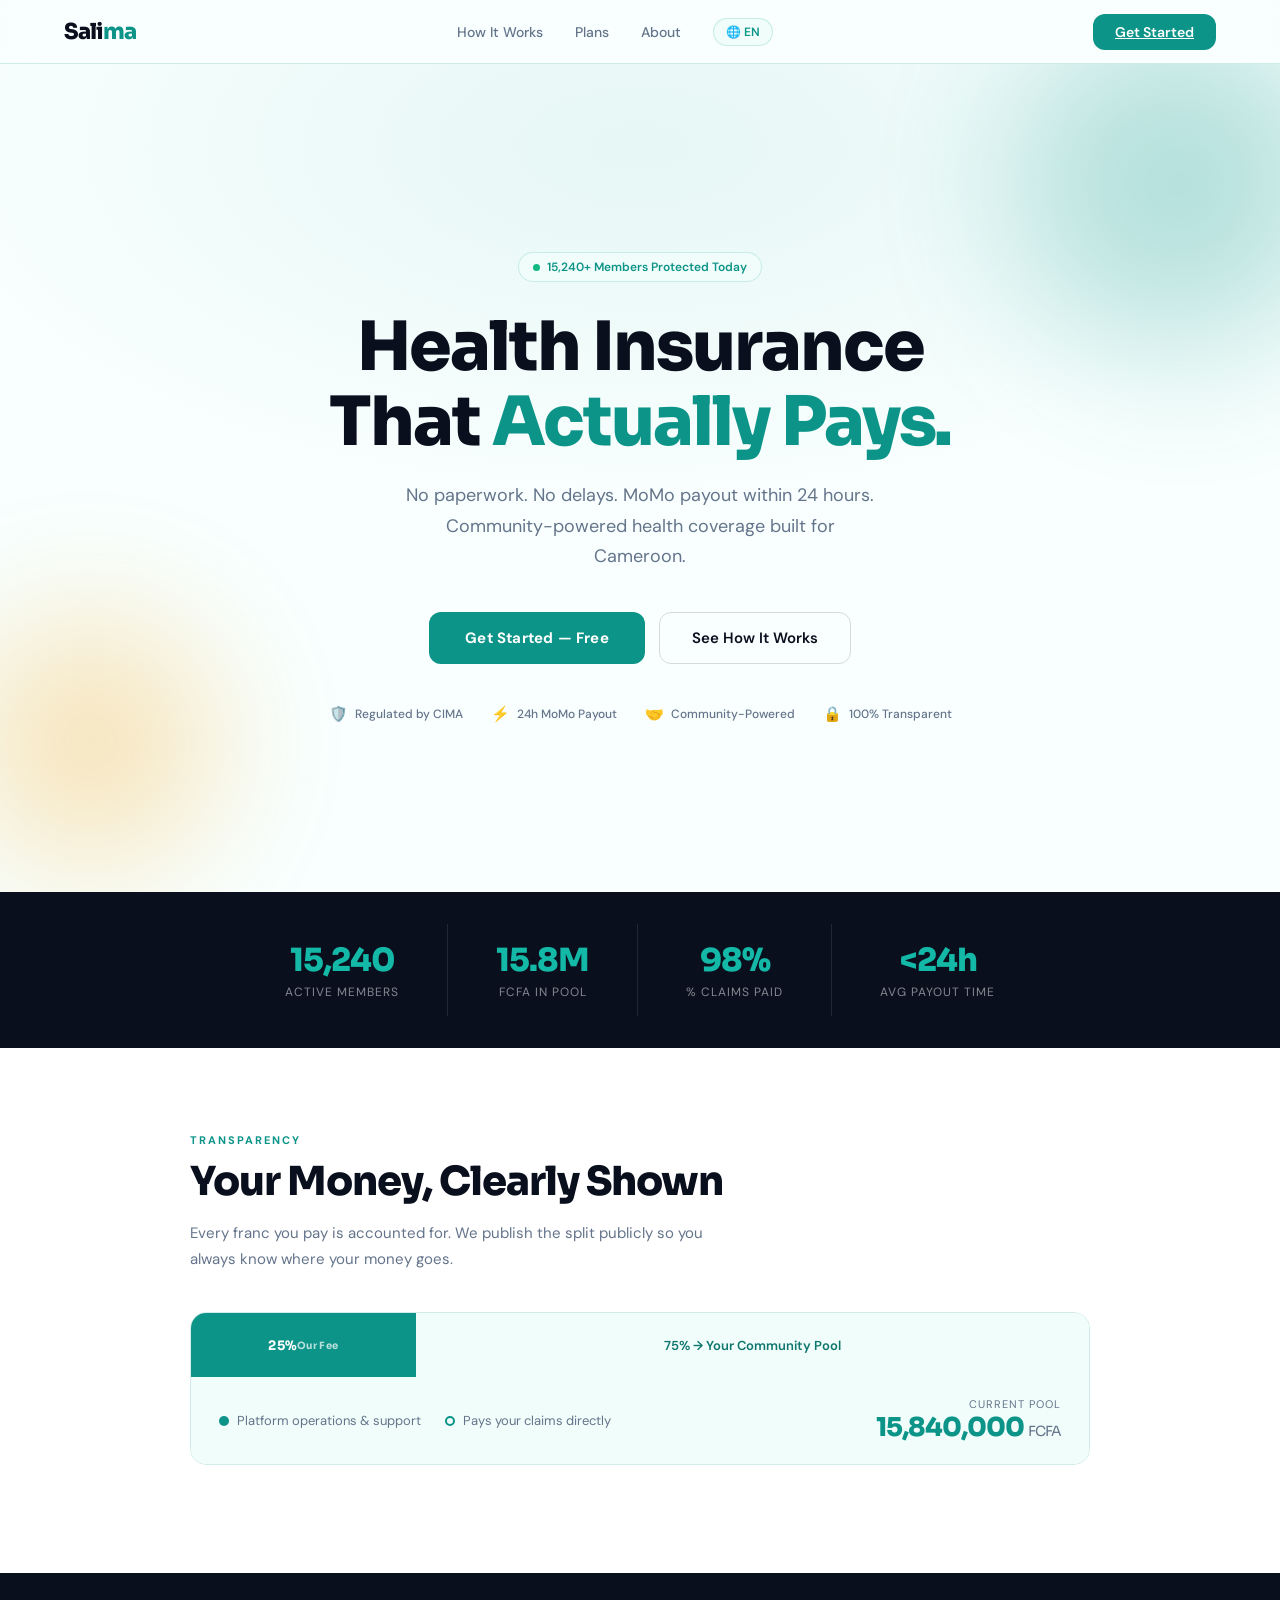
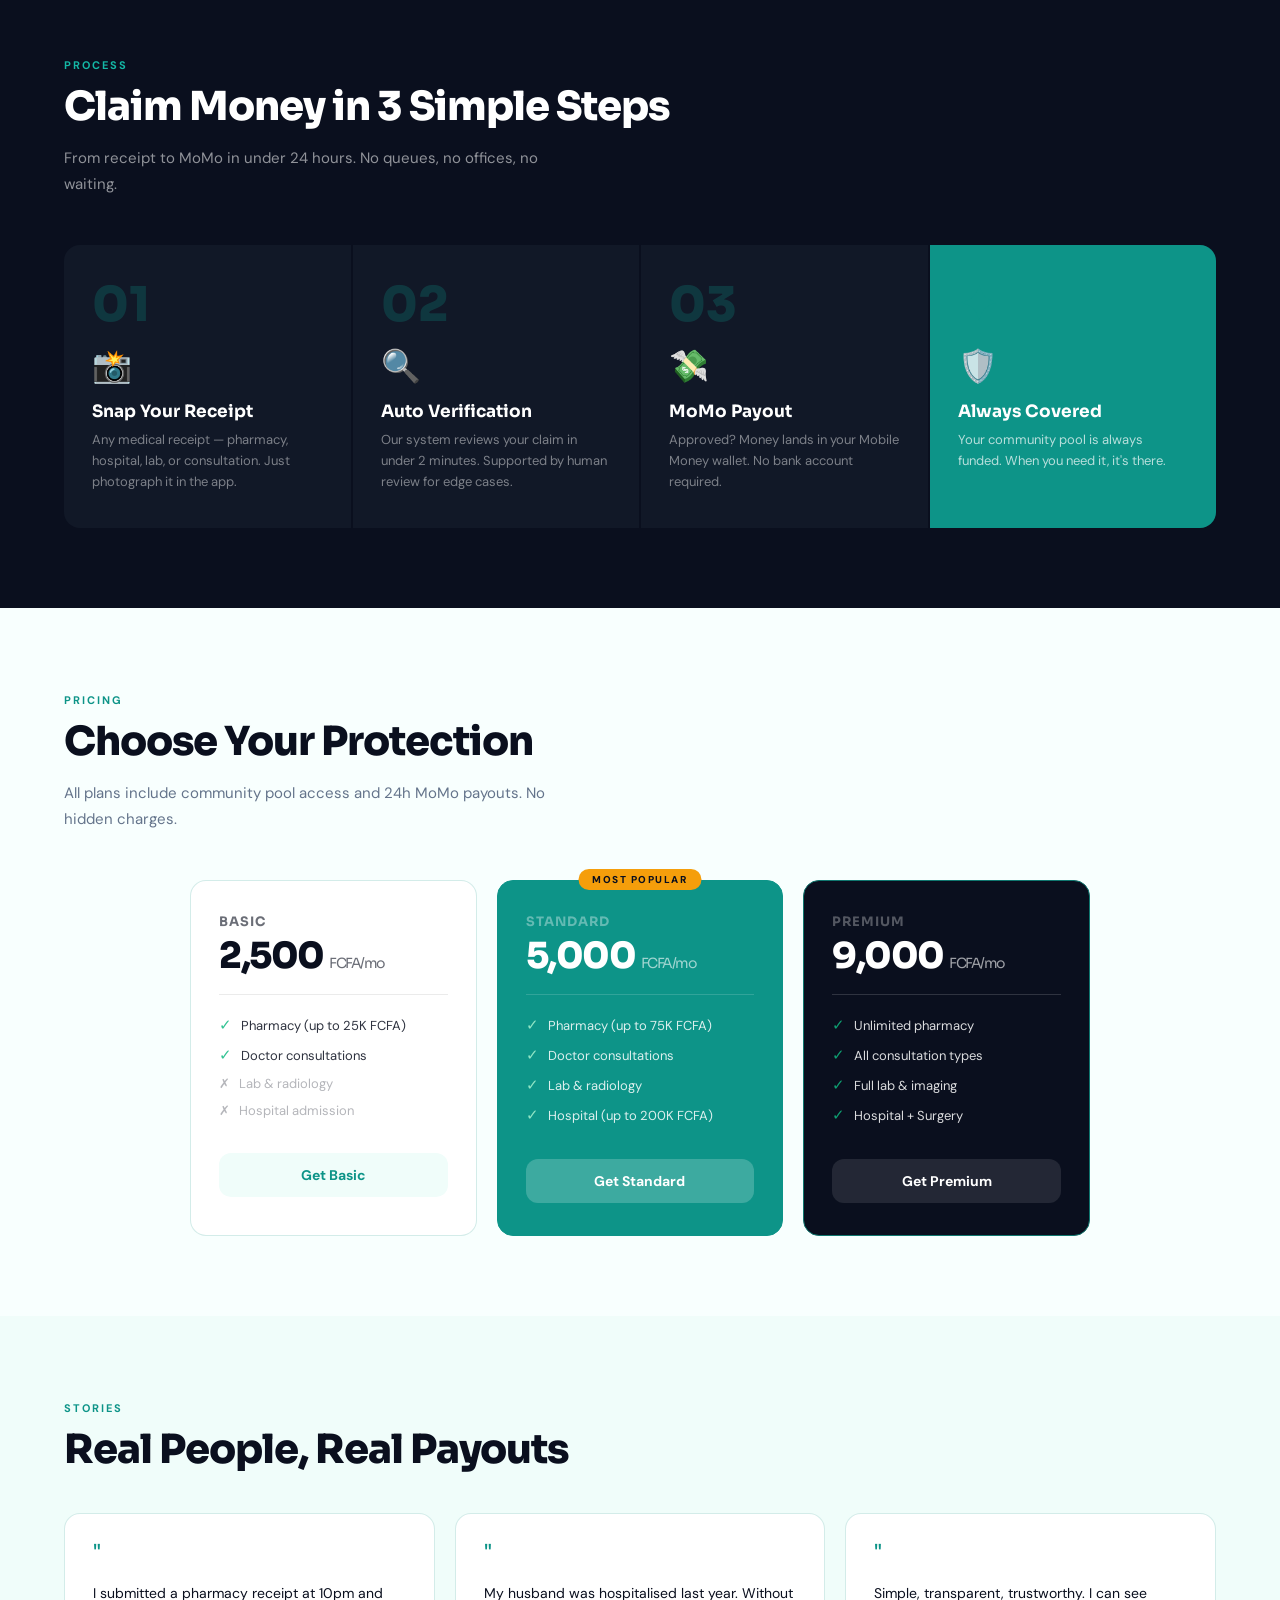
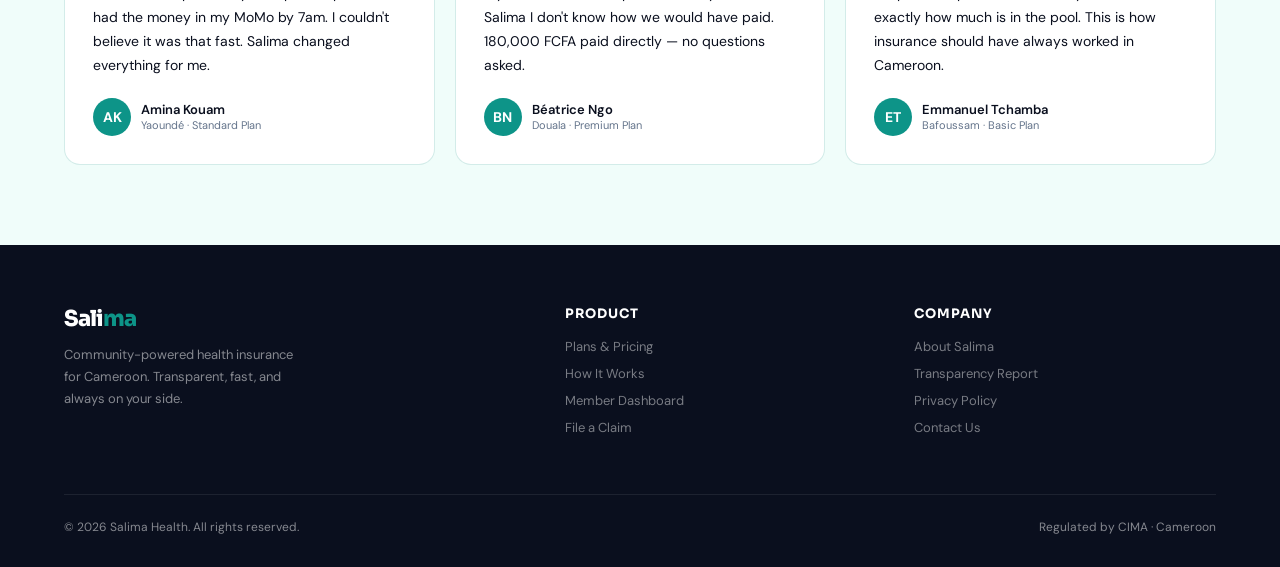
<file: HTML & CSS/index.html>
<!DOCTYPE html>
<html lang="en">
<head>
<meta charset="UTF-8"/>
<meta name="viewport" content="width=device-width,initial-scale=1.0"/>
<title>Salima — Health Insurance That Actually Pays</title>
<link rel="preconnect" href="https://fonts.googleapis.com"/>
<link href="https://fonts.googleapis.com/css2?family=Sora:wght@300;400;500;600;700;800&family=DM+Sans:wght@300;400;500&display=swap" rel="stylesheet"/>
<style>
*{margin:0;padding:0;box-sizing:border-box}
:root{
  --ink:#0A0F1E;
  --teal:#0D9488;
  --teal-light:#14B8A6;
  --teal-dim:#0F766E;
  --gold:#F59E0B;
  --sand:#FEF3C7;
  --mist:#F0FDFA;
  --slate:#64748B;
  --border:rgba(13,148,136,0.18);
  --card:#ffffff;
  --radius:12px;
}
html{scroll-behavior:smooth}
body{font-family:'DM Sans',sans-serif;background:#F8FFFE;color:var(--ink);overflow-x:hidden}

/* ── NAV ── */
nav{position:sticky;top:0;z-index:100;background:rgba(248,255,254,0.88);backdrop-filter:blur(16px);border-bottom:1px solid var(--border);padding:0 5%;height:64px;display:flex;align-items:center;justify-content:space-between}
.logo{font-family:'Sora',sans-serif;font-weight:800;font-size:22px;letter-spacing:-1px;color:var(--ink)}
.logo span{color:var(--teal)}
.nav-links{display:flex;align-items:center;gap:32px}
.nav-links a{font-size:14px;font-weight:500;color:var(--slate);text-decoration:none;transition:.2s}
.nav-links a:hover{color:var(--teal)}
.lang-pill{background:var(--mist);border:1px solid var(--border);border-radius:20px;padding:5px 12px;font-size:12px;font-weight:600;color:var(--teal);cursor:pointer;transition:.2s}
.lang-pill:hover{background:var(--teal);color:#fff}
.btn-nav{background:var(--teal);color:#fff;border:none;border-radius:var(--radius);padding:9px 22px;font-size:14px;font-weight:600;cursor:pointer;font-family:'DM Sans',sans-serif;transition:.2s}
.btn-nav:hover{background:var(--teal-dim);transform:translateY(-1px)}

/* ── HERO ── */
.hero{min-height:92vh;display:flex;flex-direction:column;align-items:center;justify-content:center;text-align:center;padding:80px 5% 60px;position:relative;overflow:hidden}
.hero-bg{position:absolute;inset:0;background:radial-gradient(ellipse 80% 60% at 50% 10%,rgba(13,148,136,0.08) 0%,transparent 70%);pointer-events:none}
.hero-orbs{position:absolute;inset:0;pointer-events:none;overflow:hidden}
.orb{position:absolute;border-radius:50%;filter:blur(60px);opacity:.35;animation:drift 8s ease-in-out infinite}
.orb1{width:400px;height:400px;background:radial-gradient(circle,#0D9488,transparent);top:-80px;right:-100px;animation-delay:-2s}
.orb2{width:300px;height:300px;background:radial-gradient(circle,#F59E0B,transparent);bottom:0;left:-60px;animation-delay:-5s}
@keyframes drift{0%,100%{transform:translate(0,0) scale(1)}50%{transform:translate(20px,-20px) scale(1.05)}}

.badge{display:inline-flex;align-items:center;gap:7px;background:var(--mist);border:1px solid var(--border);border-radius:20px;padding:6px 14px;font-size:12px;font-weight:600;color:var(--teal);margin-bottom:28px;animation:fadeUp .6s ease both}
.live-dot{width:7px;height:7px;border-radius:50%;background:#10B981;box-shadow:0 0 0 0 rgba(16,185,129,.5);animation:pulse 2s infinite}
@keyframes pulse{0%{box-shadow:0 0 0 0 rgba(16,185,129,.5)}70%{box-shadow:0 0 0 10px rgba(16,185,129,0)}100%{box-shadow:0 0 0 0 rgba(16,185,129,0)}}

h1{font-family:'Sora',sans-serif;font-size:clamp(36px,6vw,68px);font-weight:800;line-height:1.1;letter-spacing:-2px;margin-bottom:20px;animation:fadeUp .6s .1s ease both}
h1 em{font-style:normal;color:var(--teal)}
.hero-sub{font-size:clamp(15px,2vw,18px);color:var(--slate);line-height:1.7;max-width:480px;margin:0 auto 40px;font-weight:400;animation:fadeUp .6s .2s ease both}

@keyframes fadeUp{from{opacity:0;transform:translateY(24px)}to{opacity:1;transform:translateY(0)}}

.cta-row{display:flex;gap:14px;justify-content:center;flex-wrap:wrap;animation:fadeUp .6s .3s ease both}
.btn-primary{background:var(--teal);color:#fff;border:none;border-radius:var(--radius);padding:16px 36px;font-size:15px;font-weight:700;cursor:pointer;font-family:'DM Sans',sans-serif;transition:.25s;letter-spacing:.2px;text-decoration:none;display:inline-block}
.btn-primary:hover{background:var(--teal-dim);transform:translateY(-2px);box-shadow:0 8px 24px rgba(13,148,136,.35)}
.btn-secondary{background:transparent;color:var(--ink);border:1.5px solid rgba(10,15,30,.15);border-radius:var(--radius);padding:15px 32px;font-size:15px;font-weight:600;cursor:pointer;font-family:'DM Sans',sans-serif;transition:.25s;text-decoration:none;display:inline-block}
.btn-secondary:hover{border-color:var(--teal);color:var(--teal)}

.trust-row{display:flex;justify-content:center;gap:28px;margin-top:40px;flex-wrap:wrap;animation:fadeUp .6s .4s ease both}
.trust-item{display:flex;align-items:center;gap:7px;font-size:12px;font-weight:500;color:var(--slate)}
.trust-icon{font-size:15px}

/* ── STATS STRIP ── */
.stats-strip{background:var(--ink);color:#fff;padding:32px 5%;display:flex;justify-content:center;gap:0;flex-wrap:wrap}
.stat-block{text-align:center;padding:16px 48px;border-right:1px solid rgba(255,255,255,.1)}
.stat-block:last-child{border-right:none}
.stat-num{font-family:'Sora',sans-serif;font-size:32px;font-weight:800;color:var(--teal-light);letter-spacing:-1px}
.stat-label{font-size:12px;color:rgba(255,255,255,.5);margin-top:4px;text-transform:uppercase;letter-spacing:1px}

/* ── SECTION ── */
section{padding:80px 5%}
.section-tag{display:inline-block;font-size:11px;font-weight:700;letter-spacing:2px;text-transform:uppercase;color:var(--teal);margin-bottom:12px}
.section-title{font-family:'Sora',sans-serif;font-size:clamp(24px,3.5vw,40px);font-weight:800;letter-spacing:-1px;line-height:1.15;margin-bottom:16px}
.section-sub{font-size:15px;color:var(--slate);line-height:1.7;max-width:520px}

/* ── TRANSPARENCY ── */
.transparency{background:#fff}
.transparency-inner{max-width:900px;margin:0 auto}
.split-visual{margin:40px 0 28px;border-radius:16px;overflow:hidden;border:1px solid var(--border)}
.split-bar{display:flex;height:64px}
.split-25{width:25%;background:var(--teal);display:flex;align-items:center;justify-content:center;font-family:'Sora',sans-serif;font-size:13px;font-weight:700;color:#fff;letter-spacing:.3px}
.split-75{flex:1;background:var(--mist);display:flex;align-items:center;justify-content:center;font-size:13px;font-weight:600;color:var(--teal-dim)}
.split-footer{background:var(--mist);padding:20px 28px;display:flex;justify-content:space-between;align-items:center;flex-wrap:gap}
.split-legend{display:flex;gap:24px;flex-wrap:wrap}
.legend-item{display:flex;align-items:center;gap:8px;font-size:13px;color:var(--slate)}
.legend-dot{width:10px;height:10px;border-radius:50%}
.pool-total{text-align:right}
.pool-label{font-size:11px;color:var(--slate);text-transform:uppercase;letter-spacing:1px}
.pool-amount{font-family:'Sora',sans-serif;font-size:26px;font-weight:800;color:var(--teal);letter-spacing:-1px}

/* ── HOW IT WORKS ── */
.how{background:var(--ink);color:#fff}
.how .section-title{color:#fff}
.how .section-sub{color:rgba(255,255,255,.55)}
.steps-grid{display:grid;grid-template-columns:repeat(auto-fit,minmax(220px,1fr));gap:2px;margin-top:48px;border-radius:16px;overflow:hidden}
.step-card{background:#111827;padding:36px 28px;position:relative;transition:.3s}
.step-card:hover{background:#162032}
.step-num{font-family:'Sora',sans-serif;font-size:48px;font-weight:800;color:var(--teal);opacity:.25;line-height:1;margin-bottom:16px}
.step-emoji{font-size:32px;margin-bottom:14px;display:block}
.step-title{font-family:'Sora',sans-serif;font-size:17px;font-weight:700;color:#fff;margin-bottom:8px}
.step-desc{font-size:13px;color:rgba(255,255,255,.45);line-height:1.6}
.step-connector{position:absolute;right:-1px;top:50%;transform:translateY(-50%);color:var(--teal);font-size:20px;opacity:.4}

/* ── PLANS ── */
.plans-grid{display:grid;grid-template-columns:repeat(auto-fit,minmax(260px,1fr));gap:20px;margin-top:48px;max-width:900px;margin-left:auto;margin-right:auto}
.plan-card{border-radius:16px;padding:32px 28px;border:1.5px solid var(--border);background:#fff;position:relative;transition:.3s;cursor:pointer}
.plan-card:hover{transform:translateY(-4px);box-shadow:0 16px 40px rgba(13,148,136,.12)}
.plan-card.featured{background:var(--teal);border-color:var(--teal);color:#fff}
.plan-card.premium-card{background:var(--ink);border-color:var(--teal-dim);color:#fff}
.plan-badge{position:absolute;top:-12px;left:50%;transform:translateX(-50%);background:var(--gold);color:var(--ink);font-size:10px;font-weight:800;letter-spacing:1.5px;text-transform:uppercase;padding:4px 14px;border-radius:20px;white-space:nowrap}
.plan-name{font-family:'Sora',sans-serif;font-size:13px;font-weight:700;letter-spacing:1px;text-transform:uppercase;opacity:.6;margin-bottom:8px}
.plan-price{font-family:'Sora',sans-serif;font-size:36px;font-weight:800;letter-spacing:-1.5px;line-height:1;margin-bottom:4px}
.plan-price small{font-size:14px;font-weight:400;opacity:.6}
.plan-divider{height:1px;background:rgba(0,0,0,.08);margin:20px 0}
.plan-card.featured .plan-divider,.plan-card.premium-card .plan-divider{background:rgba(255,255,255,.15)}
.plan-feature{display:flex;align-items:center;gap:9px;font-size:13px;margin-bottom:10px;opacity:.85}
.plan-feature.off{opacity:.3}
.check{color:#10B981;font-size:15px}
.plan-card.featured .check{color:#A7F3D0}
.plan-cta{width:100%;margin-top:24px;padding:13px;border-radius:var(--radius);font-size:14px;font-weight:700;cursor:pointer;font-family:'DM Sans',sans-serif;transition:.2s;border:none}
.plan-cta-default{background:var(--mist);color:var(--teal)}
.plan-cta-default:hover{background:var(--teal);color:#fff}
.plan-cta-featured{background:rgba(255,255,255,.2);color:#fff}
.plan-cta-featured:hover{background:#fff;color:var(--teal)}
.plan-cta-premium{background:rgba(255,255,255,.1);color:#fff}
.plan-cta-premium:hover{background:var(--teal);color:#fff}

/* ── TESTIMONIALS ── */
.testimonials{background:var(--mist)}
.testi-grid{display:grid;grid-template-columns:repeat(auto-fit,minmax(280px,1fr));gap:20px;margin-top:40px}
.testi-card{background:#fff;border-radius:16px;padding:28px;border:1px solid var(--border);transition:.3s}
.testi-card:hover{box-shadow:0 8px 24px rgba(13,148,136,.1)}
.testi-quote{font-size:28px;color:var(--teal);line-height:1;margin-bottom:12px}
.testi-text{font-size:14px;line-height:1.7;color:var(--ink);margin-bottom:20px}
.testi-author{display:flex;align-items:center;gap:10px}
.testi-avatar{width:38px;height:38px;border-radius:50%;background:var(--teal);display:flex;align-items:center;justify-content:center;font-weight:700;color:#fff;font-size:14px}
.testi-name{font-size:13px;font-weight:600;color:var(--ink)}
.testi-city{font-size:11px;color:var(--slate)}

/* ── FOOTER ── */
footer{background:var(--ink);color:rgba(255,255,255,.5);padding:60px 5% 32px}
.footer-inner{display:grid;grid-template-columns:1.5fr 1fr 1fr;gap:48px;margin-bottom:48px}
.footer-brand .logo{color:#fff;margin-bottom:12px;display:block}
.footer-brand p{font-size:13px;line-height:1.7;max-width:240px}
.footer-col h4{font-family:'Sora',sans-serif;font-size:13px;font-weight:700;color:#fff;text-transform:uppercase;letter-spacing:1px;margin-bottom:16px}
.footer-col a{display:block;font-size:13px;color:rgba(255,255,255,.45);text-decoration:none;margin-bottom:10px;transition:.2s}
.footer-col a:hover{color:var(--teal-light)}
.footer-bottom{border-top:1px solid rgba(255,255,255,.08);padding-top:24px;display:flex;justify-content:space-between;align-items:center;flex-wrap:wrap;gap:12px;font-size:12px}

/* ── SCROLL REVEAL ── */
.reveal{opacity:0;transform:translateY(30px);transition:.7s ease}
.reveal.visible{opacity:1;transform:translateY(0)}

@media(max-width:768px){
  .footer-inner{grid-template-columns:1fr}
  .nav-links{display:none}
  .stats-strip{flex-direction:column;gap:0}
  .stat-block{border-right:none;border-bottom:1px solid rgba(255,255,255,.1);padding:20px}
}
</style>
</head>
<body>

<!-- NAV -->
<nav>
  <div class="logo">Sali<span>ma</span></div>
  <div class="nav-links">
    <a href="#how">How It Works</a>
    <a href="#plans">Plans</a>
    <a href="#about">About</a>
    <span class="lang-pill" onclick="this.textContent=this.textContent.includes('EN')?'🌐 FR':'🌐 EN'">🌐 EN</span>
  </div>
  <a href="onboarding.html" class="btn-nav">Get Started</a>
</nav>

<!-- HERO -->
<section class="hero">
  <div class="hero-bg"></div>
  <div class="hero-orbs"><div class="orb orb1"></div><div class="orb orb2"></div></div>

  <div class="badge"><div class="live-dot"></div> 15,240+ Members Protected Today</div>
  <h1>Health Insurance<br>That <em>Actually Pays.</em></h1>
  <p class="hero-sub">No paperwork. No delays. MoMo payout within 24 hours. Community-powered health coverage built for Cameroon.</p>

  <div class="cta-row">
    <a href="onboarding.html" class="btn-primary">Get Started — Free</a>
    <a href="#how" class="btn-secondary">See How It Works</a>
  </div>

  <div class="trust-row">
    <div class="trust-item"><span class="trust-icon">🛡️</span> Regulated by CIMA</div>
    <div class="trust-item"><span class="trust-icon">⚡</span> 24h MoMo Payout</div>
    <div class="trust-item"><span class="trust-icon">🤝</span> Community-Powered</div>
    <div class="trust-item"><span class="trust-icon">🔒</span> 100% Transparent</div>
  </div>
</section>

<!-- STATS STRIP -->
<div class="stats-strip">
  <div class="stat-block"><div class="stat-num" data-count="15240">0</div><div class="stat-label">Active Members</div></div>
  <div class="stat-block"><div class="stat-num">15.8M</div><div class="stat-label">FCFA in Pool</div></div>
  <div class="stat-block"><div class="stat-num" data-count="98">0</div><div class="stat-label">% Claims Paid</div></div>
  <div class="stat-block"><div class="stat-num">&lt;24h</div><div class="stat-label">Avg Payout Time</div></div>
</div>

<!-- TRANSPARENCY -->
<section class="transparency reveal" id="about">
  <div class="transparency-inner">
    <div class="section-tag">Transparency</div>
    <div class="section-title">Your Money, Clearly Shown</div>
    <p class="section-sub">Every franc you pay is accounted for. We publish the split publicly so you always know where your money goes.</p>

    <div class="split-visual">
      <div class="split-bar">
        <div class="split-25">25%<br><small style="font-size:10px;opacity:.7">Our Fee</small></div>
        <div class="split-75">75% → Your Community Pool</div>
      </div>
      <div class="split-footer" style="display:flex;justify-content:space-between;align-items:center;padding:20px 28px;background:var(--mist);flex-wrap:wrap;gap:16px">
        <div class="split-legend">
          <div class="legend-item"><div class="legend-dot" style="background:var(--teal)"></div> Platform operations & support</div>
          <div class="legend-item"><div class="legend-dot" style="background:var(--mist);border:2px solid var(--teal)"></div> Pays your claims directly</div>
        </div>
        <div class="pool-total">
          <div class="pool-label">Current Pool</div>
          <div class="pool-amount">15,840,000 <span style="font-size:14px;font-weight:400;color:var(--slate)">FCFA</span></div>
        </div>
      </div>
    </div>
  </div>
</section>

<!-- HOW IT WORKS -->
<section class="how reveal" id="how">
  <div class="section-tag" style="color:var(--teal-light)">Process</div>
  <div class="section-title">Claim Money in 3 Simple Steps</div>
  <p class="section-sub">From receipt to MoMo in under 24 hours. No queues, no offices, no waiting.</p>

  <div class="steps-grid">
    <div class="step-card">
      <div class="step-num">01</div>
      <span class="step-emoji">📸</span>
      <div class="step-title">Snap Your Receipt</div>
      <div class="step-desc">Any medical receipt — pharmacy, hospital, lab, or consultation. Just photograph it in the app.</div>
    </div>
    <div class="step-card">
      <div class="step-num">02</div>
      <span class="step-emoji">🔍</span>
      <div class="step-title">Auto Verification</div>
      <div class="step-desc">Our system reviews your claim in under 2 minutes. Supported by human review for edge cases.</div>
    </div>
    <div class="step-card">
      <div class="step-num">03</div>
      <span class="step-emoji">💸</span>
      <div class="step-title">MoMo Payout</div>
      <div class="step-desc">Approved? Money lands in your Mobile Money wallet. No bank account required.</div>
    </div>
    <div class="step-card" style="background:#0D9488">
      <div class="step-num" style="opacity:.15">✦</div>
      <span class="step-emoji">🛡️</span>
      <div class="step-title">Always Covered</div>
      <div class="step-desc" style="color:rgba(255,255,255,.7)">Your community pool is always funded. When you need it, it's there.</div>
    </div>
  </div>
</section>

<!-- PLANS -->
<section class="reveal" id="plans">
  <div class="section-tag">Pricing</div>
  <div class="section-title">Choose Your Protection</div>
  <p class="section-sub">All plans include community pool access and 24h MoMo payouts. No hidden charges.</p>

  <div class="plans-grid">
    <!-- Basic -->
    <div class="plan-card">
      <div class="plan-name">Basic</div>
      <div class="plan-price">2,500 <small>FCFA/mo</small></div>
      <div class="plan-divider"></div>
      <div class="plan-feature"><span class="check">✓</span> Pharmacy (up to 25K FCFA)</div>
      <div class="plan-feature"><span class="check">✓</span> Doctor consultations</div>
      <div class="plan-feature off"><span>✗</span> Lab & radiology</div>
      <div class="plan-feature off"><span>✗</span> Hospital admission</div>
      <button class="plan-cta plan-cta-default" onclick="location.href='onboarding.html?plan=basic'">Get Basic</button>
    </div>

    <!-- Standard (Featured) -->
    <div class="plan-card featured">
      <div class="plan-badge">Most Popular</div>
      <div class="plan-name" style="color:rgba(255,255,255,.6)">Standard</div>
      <div class="plan-price">5,000 <small>FCFA/mo</small></div>
      <div class="plan-divider"></div>
      <div class="plan-feature"><span class="check">✓</span> Pharmacy (up to 75K FCFA)</div>
      <div class="plan-feature"><span class="check">✓</span> Doctor consultations</div>
      <div class="plan-feature"><span class="check">✓</span> Lab & radiology</div>
      <div class="plan-feature"><span class="check">✓</span> Hospital (up to 200K FCFA)</div>
      <button class="plan-cta plan-cta-featured" onclick="location.href='onboarding.html?plan=standard'">Get Standard</button>
    </div>

    <!-- Premium -->
    <div class="plan-card premium-card">
      <div class="plan-name" style="color:rgba(255,255,255,.5)">Premium</div>
      <div class="plan-price">9,000 <small>FCFA/mo</small></div>
      <div class="plan-divider"></div>
      <div class="plan-feature"><span class="check">✓</span> Unlimited pharmacy</div>
      <div class="plan-feature"><span class="check">✓</span> All consultation types</div>
      <div class="plan-feature"><span class="check">✓</span> Full lab & imaging</div>
      <div class="plan-feature"><span class="check">✓</span> Hospital + Surgery</div>
      <button class="plan-cta plan-cta-premium" onclick="location.href='onboarding.html?plan=premium'">Get Premium</button>
    </div>
  </div>
</section>

<!-- TESTIMONIALS -->
<section class="testimonials reveal">
  <div class="section-tag">Stories</div>
  <div class="section-title">Real People, Real Payouts</div>
  <div class="testi-grid">
    <div class="testi-card">
      <div class="testi-quote">"</div>
      <p class="testi-text">I submitted a pharmacy receipt at 10pm and had the money in my MoMo by 7am. I couldn't believe it was that fast. Salima changed everything for me.</p>
      <div class="testi-author"><div class="testi-avatar">AK</div><div><div class="testi-name">Amina Kouam</div><div class="testi-city">Yaoundé · Standard Plan</div></div></div>
    </div>
    <div class="testi-card">
      <div class="testi-quote">"</div>
      <p class="testi-text">My husband was hospitalised last year. Without Salima I don't know how we would have paid. 180,000 FCFA paid directly — no questions asked.</p>
      <div class="testi-author"><div class="testi-avatar">BN</div><div><div class="testi-name">Béatrice Ngo</div><div class="testi-city">Douala · Premium Plan</div></div></div>
    </div>
    <div class="testi-card">
      <div class="testi-quote">"</div>
      <p class="testi-text">Simple, transparent, trustworthy. I can see exactly how much is in the pool. This is how insurance should have always worked in Cameroon.</p>
      <div class="testi-author"><div class="testi-avatar">ET</div><div><div class="testi-name">Emmanuel Tchamba</div><div class="testi-city">Bafoussam · Basic Plan</div></div></div>
    </div>
  </div>
</section>

<!-- FOOTER -->
<footer>
  <div class="footer-inner">
    <div class="footer-brand">
      <div class="logo">Sali<span>ma</span></div>
      <p>Community-powered health insurance for Cameroon. Transparent, fast, and always on your side.</p>
    </div>
    <div class="footer-col">
      <h4>Product</h4>
      <a href="#plans">Plans & Pricing</a>
      <a href="#how">How It Works</a>
      <a href="dashboard.html">Member Dashboard</a>
      <a href="claim.html">File a Claim</a>
    </div>
    <div class="footer-col">
      <h4>Company</h4>
      <a href="#">About Salima</a>
      <a href="#">Transparency Report</a>
      <a href="#">Privacy Policy</a>
      <a href="#">Contact Us</a>
    </div>
  </div>
  <div class="footer-bottom">
    <span>© 2026 Salima Health. All rights reserved.</span>
    <span>Regulated by CIMA · Cameroon</span>
  </div>
</footer>

<script>
// Counter animation
function animateCount(el){
  const target=parseInt(el.dataset.count);
  let current=0;
  const step=target/60;
  const timer=setInterval(()=>{
    current=Math.min(current+step,target);
    el.textContent=Math.floor(current).toLocaleString()+(el.dataset.count==='98'?'%':'');
    if(current>=target)clearInterval(timer);
  },16);
}

// Scroll reveal
const observer=new IntersectionObserver(entries=>{
  entries.forEach(e=>{
    if(e.isIntersecting){
      e.target.classList.add('visible');
      const counters=e.target.querySelectorAll('[data-count]');
      counters.forEach(animateCount);
    }
  });
},{threshold:.15});
document.querySelectorAll('.reveal,[data-count]').forEach(el=>observer.observe(el));
// Auto-trigger stats
document.querySelectorAll('.stats-strip [data-count]').forEach(el=>{
  setTimeout(()=>animateCount(el),600);
});
</script>
</body>
</html>
</file>
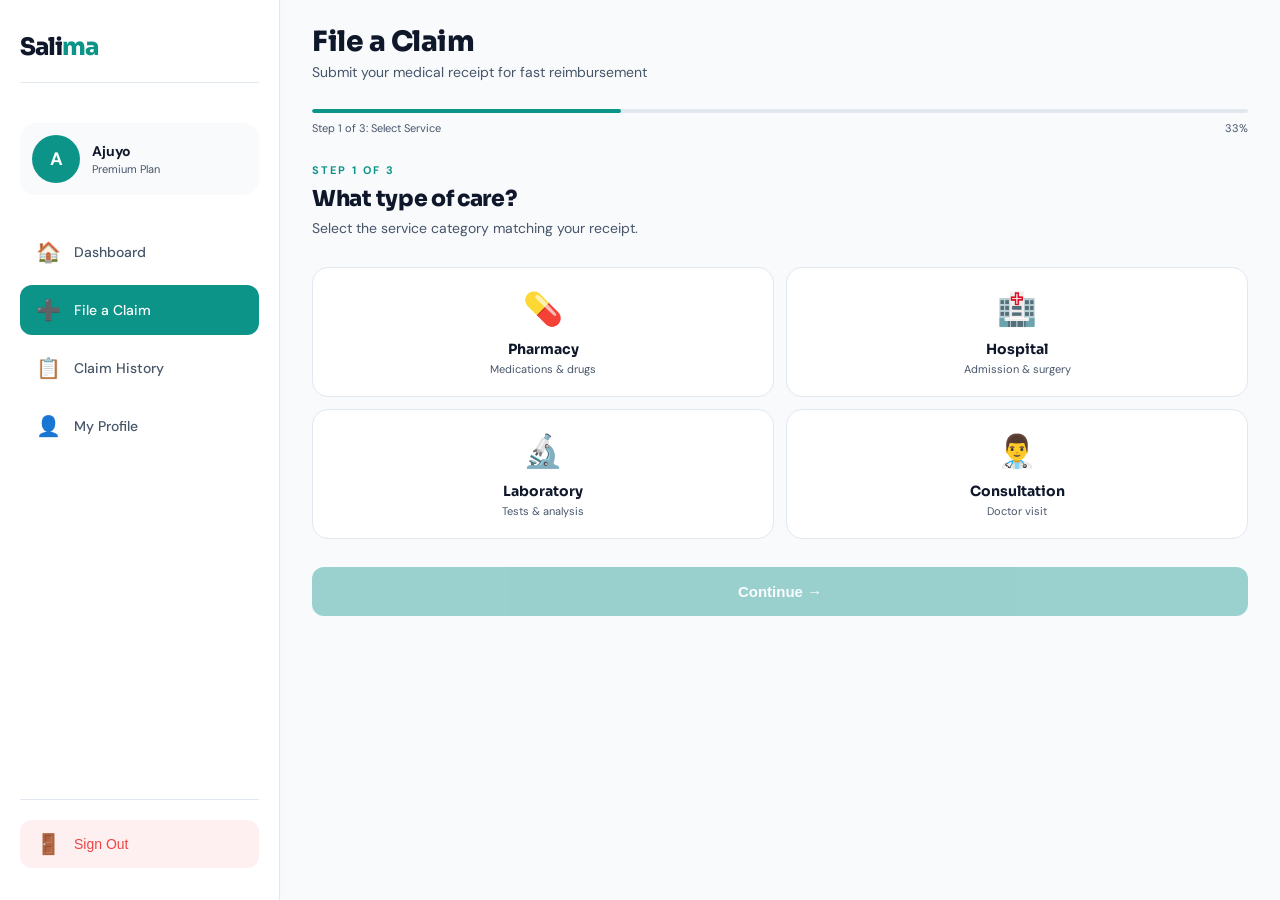
<file: HTML & CSS/claim.html>
<!DOCTYPE html>
<html lang="en">
<head>
<meta charset="UTF-8"/>
<meta name="viewport" content="width=device-width, initial-scale=1.0"/>
<title>Salima — File a Claim</title>
<link rel="preconnect" href="https://fonts.googleapis.com"/>
<link href="https://fonts.googleapis.com/css2?family=Sora:wght@400;500;600;700;800&family=DM+Sans:wght@400;500;600&display=swap" rel="stylesheet"/>
<style>
* {
  margin: 0;
  padding: 0;
  box-sizing: border-box;
}

:root {
  --teal: #0D9488;
  --teal-dark: #0F766E;
  --teal-light: #14B8A6;
  --teal-bg: #F0FDFA;
  --ink: #0F172A;
  --slate: #475569;
  --slate-light: #94A3B8;
  --green: #10B981;
  --amber: #F59E0B;
  --red: #EF4444;
  --border: #E2E8F0;
  --card: #FFFFFF;
  --radius: 12px;
  --radius-lg: 16px;
  --shadow: 0 1px 3px rgba(0, 0, 0, 0.05);
}

body {
  font-family: 'DM Sans', sans-serif;
  background: #F8FAFC;
  color: var(--ink);
  min-height: 100vh;
}

/* LAYOUT WITH RIGHT SIDEBAR */
.app-layout {
  display: flex;
  min-height: 100vh;
}

/* MAIN CONTENT */
.main-content {
  flex: 1;
  margin-left: 280px;
  padding: 24px 32px;
  max-width: calc(100% - 280px);
}

/* RIGHT SIDEBAR NAVIGATION */
.sidebar-nav {
  position: fixed;
  left: 0;
  top: 0;
  width: 280px;
  height: 100vh;
  background: var(--card);
  border-right: 1px solid var(--border);
  padding: 32px 20px;
  display: flex;
  flex-direction: column;
  box-shadow: -4px 0 20px rgba(0, 0, 0, 0.03);
  z-index: 100;
}

.sidebar-logo {
  margin-bottom: 40px;
  padding-bottom: 20px;
  border-bottom: 1px solid var(--border);
}
.sidebar-logo .logo {
  font-family: 'Sora', sans-serif;
  font-weight: 800;
  font-size: 24px;
  letter-spacing: -1px;
  color: var(--ink);
  text-decoration: none;
}
.sidebar-logo .logo span { color: var(--teal); }

.sidebar-user {
  display: flex;
  align-items: center;
  gap: 12px;
  margin-bottom: 32px;
  padding: 12px;
  background: #F8FAFC;
  border-radius: var(--radius-lg);
}
.sidebar-avatar {
  width: 48px;
  height: 48px;
  border-radius: 50%;
  background: var(--teal);
  display: flex;
  align-items: center;
  justify-content: center;
  font-weight: 700;
  color: white;
  font-size: 18px;
}
.sidebar-user-info h4 {
  font-size: 14px;
  font-weight: 700;
  margin-bottom: 2px;
}
.sidebar-user-info p {
  font-size: 11px;
  color: var(--slate);
}

.sidebar-nav-links {
  flex: 1;
  display: flex;
  flex-direction: column;
  gap: 8px;
}
.nav-link {
  display: flex;
  align-items: center;
  gap: 14px;
  padding: 12px 16px;
  border-radius: var(--radius);
  color: var(--slate);
  text-decoration: none;
  font-size: 14px;
  font-weight: 500;
  transition: all 0.2s;
}
.nav-link:hover {
  background: var(--teal-bg);
  color: var(--teal);
}
.nav-link.active {
  background: var(--teal);
  color: white;
}
.nav-icon {
  font-size: 20px;
  width: 24px;
  text-align: center;
}

.sidebar-footer {
  margin-top: auto;
  padding-top: 20px;
  border-top: 1px solid var(--border);
}
.signout-btn {
  width: 100%;
  display: flex;
  align-items: center;
  gap: 14px;
  padding: 12px 16px;
  border-radius: var(--radius);
  color: var(--red);
  background: rgba(239, 68, 68, 0.08);
  border: none;
  font-size: 14px;
  font-weight: 500;
  cursor: pointer;
  transition: all 0.2s;
}
.signout-btn:hover {
  background: rgba(239, 68, 68, 0.15);
}

/* Claim page specific styles */
.page-header {
  margin-bottom: 28px;
}
.page-header h1 {
  font-family: 'Sora', sans-serif;
  font-size: 28px;
  font-weight: 800;
  letter-spacing: -0.5px;
  margin-bottom: 4px;
}
.page-header p {
  font-size: 14px;
  color: var(--slate);
}

.progress-wrap {
  margin-bottom: 28px;
}
.progress-track {
  height: 4px;
  background: var(--border);
  border-radius: 2px;
  overflow: hidden;
}
.progress-fill {
  height: 100%;
  background: var(--teal);
  border-radius: 2px;
  transition: width 0.5s ease;
  width: 33%;
}
.progress-meta {
  display: flex;
  justify-content: space-between;
  font-size: 11px;
  color: var(--slate);
  margin-top: 8px;
}

.step-wrap { display: none; }
.step-wrap.active { display: block; }

.step-tag {
  font-size: 11px;
  font-weight: 700;
  letter-spacing: 2px;
  text-transform: uppercase;
  color: var(--teal);
  margin-bottom: 8px;
}
.step-title {
  font-family: 'Sora', sans-serif;
  font-size: 22px;
  font-weight: 800;
  letter-spacing: -0.3px;
  margin-bottom: 6px;
}
.step-sub {
  font-size: 14px;
  color: var(--slate);
  margin-bottom: 28px;
  line-height: 1.5;
}

.cat-grid {
  display: grid;
  grid-template-columns: 1fr 1fr;
  gap: 12px;
  margin-bottom: 28px;
}
.cat-card {
  background: var(--card);
  border: 1.5px solid var(--border);
  border-radius: var(--radius-lg);
  padding: 20px 16px;
  cursor: pointer;
  text-align: center;
  transition: all 0.2s;
}
.cat-card:hover {
  border-color: var(--teal);
  transform: translateY(-2px);
}
.cat-card.selected {
  border-color: var(--teal);
  background: var(--teal-bg);
}
.cat-emoji {
  font-size: 32px;
  display: block;
  margin-bottom: 10px;
}
.cat-name {
  font-family: 'Sora', sans-serif;
  font-size: 14px;
  font-weight: 700;
  margin-bottom: 4px;
}
.cat-desc {
  font-size: 11px;
  color: var(--slate);
}

.amount-wrap {
  background: var(--card);
  border: 1.5px solid var(--border);
  border-radius: var(--radius);
  padding: 18px 20px;
  display: flex;
  align-items: center;
  gap: 10px;
  margin-bottom: 8px;
  transition: all 0.2s;
}
.amount-wrap:focus-within {
  border-color: var(--teal);
  box-shadow: 0 0 0 3px rgba(13, 148, 136, 0.1);
}
.amount-curr {
  font-family: 'Sora', sans-serif;
  font-size: 18px;
  font-weight: 800;
  color: var(--teal);
}
.amount-input {
  flex: 1;
  border: none;
  outline: none;
  font-family: 'Sora', sans-serif;
  font-size: 32px;
  font-weight: 800;
  background: transparent;
  color: var(--ink);
  width: 0;
}
.amount-input::placeholder { color: var(--slate-light); }

.mini-summary {
  background: var(--teal-bg);
  border: 1px solid var(--border);
  border-radius: var(--radius);
  padding: 16px;
  margin: 20px 0;
}
.mini-row {
  display: flex;
  justify-content: space-between;
  font-size: 13px;
  margin-bottom: 8px;
}
.mini-row:last-child {
  padding-top: 8px;
  border-top: 1px solid var(--border);
  font-weight: 700;
}
.mini-row:last-child .mini-val { color: var(--teal); }

.receipt-zone {
  background: var(--card);
  border: 2px dashed var(--border);
  border-radius: var(--radius-lg);
  padding: 40px 20px;
  text-align: center;
  cursor: pointer;
  transition: all 0.25s;
  margin-bottom: 20px;
}
.receipt-zone:hover {
  border-color: var(--teal);
  background: var(--teal-bg);
}
.upload-icon {
  width: 64px;
  height: 64px;
  border-radius: var(--radius-lg);
  background: var(--teal-bg);
  display: flex;
  align-items: center;
  justify-content: center;
  margin: 0 auto 14px;
  font-size: 28px;
}
.receipt-title {
  font-weight: 600;
  margin-bottom: 4px;
}
.receipt-sub {
  font-size: 12px;
  color: var(--slate);
  margin-bottom: 14px;
}
.upload-pill {
  display: inline-flex;
  align-items: center;
  gap: 6px;
  background: var(--teal-bg);
  border: 1px solid var(--border);
  border-radius: 20px;
  padding: 8px 18px;
  font-size: 12px;
  font-weight: 600;
  color: var(--teal);
}

.uploaded-row {
  display: flex;
  align-items: center;
  gap: 12px;
  background: var(--card);
  border: 1.5px solid var(--teal);
  border-radius: var(--radius);
  padding: 16px;
  margin-bottom: 20px;
}
.uploaded-file-icon {
  width: 44px;
  height: 44px;
  border-radius: 10px;
  background: var(--teal-bg);
  display: flex;
  align-items: center;
  justify-content: center;
  font-size: 20px;
}
.uploaded-info { flex: 1; }
.uploaded-name {
  font-size: 13px;
  font-weight: 600;
}
.uploaded-meta {
  font-size: 11px;
  color: var(--green);
  margin-top: 2px;
}
.check-icon { color: var(--green); font-size: 20px; }

.claim-summary {
  background: var(--card);
  border: 1px solid var(--border);
  border-radius: var(--radius);
  padding: 20px;
  margin-bottom: 20px;
}
.cs-head {
  font-size: 11px;
  font-weight: 700;
  letter-spacing: 1px;
  text-transform: uppercase;
  color: var(--slate-light);
  margin-bottom: 14px;
}
.cs-row {
  display: flex;
  justify-content: space-between;
  font-size: 14px;
  margin-bottom: 10px;
}
.cs-row.total {
  border-top: 1px solid var(--border);
  padding-top: 10px;
  margin-top: 4px;
  font-size: 15px;
  font-weight: 700;
}
.cs-row.total .cs-val { color: var(--green); }

.btn-main {
  width: 100%;
  background: var(--teal);
  color: white;
  border: none;
  border-radius: var(--radius);
  padding: 16px;
  font-size: 15px;
  font-weight: 700;
  cursor: pointer;
  transition: all 0.25s;
}
.btn-main:hover {
  background: var(--teal-dark);
  transform: translateY(-1px);
}
.btn-main:disabled {
  opacity: 0.4;
  cursor: not-allowed;
  transform: none;
}

@media (max-width: 768px) {
  .sidebar-nav { width: 240px; }
  .main-content {
    margin-right: 240px;
    max-width: calc(100% - 240px);
    padding: 20px;
  }
}

@media (max-width: 640px) {
  .sidebar-nav {
    transform: translateX(100%);
    transition: transform 0.3s ease;
  }
  .sidebar-nav.open {
    transform: translateX(0);
  }
  .main-content {
    margin-right: 0;
    max-width: 100%;
  }
  .cat-grid { grid-template-columns: 1fr; }
}
</style>
</head>
<body>
<div class="app-layout">
  <!-- MAIN CONTENT -->
  <main class="main-content">
    <div class="page-header">
      <h1>File a Claim</h1>
      <p>Submit your medical receipt for fast reimbursement</p>
    </div>

    <div class="progress-wrap">
      <div class="progress-track"><div class="progress-fill" id="progressFill"></div></div>
      <div class="progress-meta">
        <span id="stepLabel">Step 1 of 3: Select Service</span>
        <span id="stepPct">33%</span>
      </div>
    </div>

    <!-- STEP 1: Category -->
    <div class="step-wrap active" id="step1">
      <div class="step-tag">Step 1 of 3</div>
      <h2 class="step-title">What type of care?</h2>
      <p class="step-sub">Select the service category matching your receipt.</p>
      <div class="cat-grid">
        <div class="cat-card" onclick="selectCat(this, 'Pharmacy', '💊')">
          <span class="cat-emoji">💊</span>
          <div class="cat-name">Pharmacy</div>
          <div class="cat-desc">Medications & drugs</div>
        </div>
        <div class="cat-card" onclick="selectCat(this, 'Hospital', '🏥')">
          <span class="cat-emoji">🏥</span>
          <div class="cat-name">Hospital</div>
          <div class="cat-desc">Admission & surgery</div>
        </div>
        <div class="cat-card" onclick="selectCat(this, 'Laboratory', '🔬')">
          <span class="cat-emoji">🔬</span>
          <div class="cat-name">Laboratory</div>
          <div class="cat-desc">Tests & analysis</div>
        </div>
        <div class="cat-card" onclick="selectCat(this, 'Consultation', '👨‍⚕️')">
          <span class="cat-emoji">👨‍⚕️</span>
          <div class="cat-name">Consultation</div>
          <div class="cat-desc">Doctor visit</div>
        </div>
      </div>
      <button class="btn-main" id="btn1" disabled onclick="goStep(2)">Continue →</button>
    </div>

    <!-- STEP 2: Amount -->
    <div class="step-wrap" id="step2" style="display:none">
      <div class="step-tag">Step 2 of 3</div>
      <h2 class="step-title">Enter the Amount</h2>
      <p class="step-sub">Enter the total on your receipt.</p>
      <div class="amount-wrap">
        <span class="amount-curr">FCFA</span>
        <input class="amount-input" type="number" id="amountInput" placeholder="0" min="0" oninput="updateAmount(this.value)"/>
      </div>
      <div class="mini-summary">
        <div class="mini-row"><span class="mini-label">Service type</span><span class="mini-val" id="s2Cat">—</span></div>
        <div class="mini-row"><span class="mini-label">Coverage limit</span><span class="mini-val" style="color:var(--green)" id="limitDisplay">75,000 FCFA</span></div>
        <div class="mini-row"><span class="mini-label">Estimated payout</span><span class="mini-val" id="s2Payout">—</span></div>
      </div>
      <button class="btn-main" id="btn2" disabled onclick="goStep(3)">Upload Receipt →</button>
    </div>

    <!-- STEP 3: Receipt -->
    <div class="step-wrap" id="step3" style="display:none">
      <div class="step-tag">Step 3 of 3</div>
      <h2 class="step-title">Upload Your Receipt</h2>
      <p class="step-sub">Clear image = faster approval.</p>
      <div class="receipt-zone" id="uploadZone" onclick="simulateUpload()">
        <div class="upload-icon">📸</div>
        <div class="receipt-title">Tap to capture receipt</div>
        <div class="receipt-sub">JPG, PNG, PDF</div>
        <span class="upload-pill">📷 Open Camera</span>
      </div>
      <div class="uploaded-row" id="uploadedRow" style="display:none">
        <div class="uploaded-file-icon">🧾</div>
        <div class="uploaded-info">
          <div class="uploaded-name">receipt_scan.jpg</div>
          <div class="uploaded-meta">✅ Uploaded · Verified</div>
        </div>
        <span class="check-icon">✓</span>
      </div>
      <div class="claim-summary" id="claimSummary" style="display:none">
        <div class="cs-head">Claim Summary</div>
        <div class="cs-row"><span>Service</span><span id="csCat" class="cs-val">—</span></div>
        <div class="cs-row"><span>Amount on receipt</span><span id="csAmount" class="cs-val">—</span></div>
        <div class="cs-row total"><span>You will receive</span><span id="csPayout" class="cs-val">—</span></div>
      </div>
      <button class="btn-main" id="btn3" disabled onclick="submitClaim()">Submit Claim 🚀</button>
    </div>
  </main>

  <!-- RIGHT SIDEBAR NAVIGATION -->
  <aside class="sidebar-nav">
    <div class="sidebar-logo">
      <div class="logo">Sali<span>ma</span></div>
    </div>

    <div class="sidebar-user">
      <div class="sidebar-avatar" id="sidebarAvatar">AJ</div>
      <div class="sidebar-user-info">
        <h4 id="sidebarName">Ajuyo</h4>
        <p id="sidebarPlan">Premium Plan</p>
      </div>
    </div>

    <div class="sidebar-nav-links">
      <a href="dashboard.html" class="nav-link">
        <span class="nav-icon">🏠</span>
        <span>Dashboard</span>
      </a>
      <a href="claim.html" class="nav-link active">
        <span class="nav-icon">➕</span>
        <span>File a Claim</span>
      </a>
      <a href="history.html" class="nav-link">
        <span class="nav-icon">📋</span>
        <span>Claim History</span>
      </a>
      <a href="profile.html" class="nav-link">
        <span class="nav-icon">👤</span>
        <span>My Profile</span>
      </a>
    </div>

    <div class="sidebar-footer">
      <button class="signout-btn" onclick="logout()">
        <span class="nav-icon">🚪</span>
        <span>Sign Out</span>
      </button>
    </div>
  </aside>
</div>

<script>
let selectedCategory = '';
let claimAmount = 0;
let currentPlan = 'premium';
const PLAN_LIMITS = { basic: 25000, standard: 75000, premium: 200000 };

function loadUserData() {
  let user = null;
  try {
    user = JSON.parse(localStorage.getItem('salima_user'));
  } catch(e) {}
  
  if (!user) {
    user = {
      name: localStorage.getItem('salima_member') || 'Ajuyo',
      phone: localStorage.getItem('salima_phone') || '677123456',
      plan: localStorage.getItem('salima_plan') || 'premium'
    };
  }
  
  currentPlan = user.plan || 'premium';
  const initials = user.name.split(' ').map(n => n[0]).join('').slice(0, 2).toUpperCase();
  document.getElementById('sidebarAvatar').textContent = initials;
  document.getElementById('sidebarName').textContent = user.name;
  
  const planData = {
    basic: { name: 'Basic', limit: 25000 },
    standard: { name: 'Standard', limit: 75000 },
    premium: { name: 'Premium', limit: 200000 }
  };
  const plan = planData[currentPlan] || planData.premium;
  document.getElementById('sidebarPlan').textContent = `${plan.name} Plan`;
  
  const limit = PLAN_LIMITS[currentPlan] || 75000;
  document.getElementById('limitDisplay').textContent = limit.toLocaleString() + ' FCFA';
}

function selectCat(el, name) {
  document.querySelectorAll('.cat-card').forEach(c => c.classList.remove('selected'));
  el.classList.add('selected');
  selectedCategory = name;
  document.getElementById('s2Cat').textContent = name;
  document.getElementById('btn1').disabled = false;
}

const STEPS = {
  1: { pct: '33%', label: 'Step 1 of 3: Select Service' },
  2: { pct: '66%', label: 'Step 2 of 3: Enter Amount' },
  3: { pct: '100%', label: 'Step 3 of 3: Upload Receipt' }
};

function goStep(n) {
  document.querySelectorAll('.step-wrap').forEach((s, i) => {
    s.style.display = i === n - 1 ? 'block' : 'none';
  });
  document.getElementById('progressFill').style.width = STEPS[n].pct;
  document.getElementById('stepLabel').textContent = STEPS[n].label;
  document.getElementById('stepPct').textContent = STEPS[n].pct;
  window.scrollTo({ top: 0, behavior: 'smooth' });
}

function updateAmount(val) {
  claimAmount = parseFloat(val) || 0;
  const limit = PLAN_LIMITS[currentPlan] || 75000;
  const payout = Math.min(claimAmount, limit);
  document.getElementById('s2Payout').textContent = claimAmount > 0 ? payout.toLocaleString() + ' FCFA' : '—';
  document.getElementById('btn2').disabled = claimAmount <= 0;
}

function simulateUpload() {
  document.getElementById('uploadZone').style.display = 'none';
  document.getElementById('uploadedRow').style.display = 'flex';
  const summary = document.getElementById('claimSummary');
  summary.style.display = 'block';
  document.getElementById('csCat').textContent = selectedCategory;
  document.getElementById('csAmount').textContent = claimAmount.toLocaleString() + ' FCFA';
  const limit = PLAN_LIMITS[currentPlan] || 75000;
  const payout = Math.min(claimAmount, limit);
  document.getElementById('csPayout').textContent = payout.toLocaleString() + ' FCFA';
  document.getElementById('btn3').disabled = false;
}

function submitClaim() {
  let user = null;
  try {
    user = JSON.parse(localStorage.getItem('salima_user'));
  } catch(e) {}
  
  if (!user) {
    user = { name: 'Ajuyo', phone: '677123456', plan: currentPlan };
  }
  
  const claimData = {
    id: 'SLM-' + new Date().getFullYear() + '-' + Math.floor(Math.random() * 10000),
    category: selectedCategory,
    amount: claimAmount,
    payout: Math.min(claimAmount, PLAN_LIMITS[currentPlan] || 75000),
    date: new Date().toISOString(),
    status: 'pending',
    userName: user.name
  };
  
  const existingClaims = JSON.parse(localStorage.getItem('salima_claims') || '[]');
  existingClaims.unshift(claimData);
  localStorage.setItem('salima_claims', JSON.stringify(existingClaims.slice(0, 20)));
  localStorage.setItem('salima_last_claim', JSON.stringify(claimData));
  
  window.location.href = 'success.html';
}

function logout() {
  localStorage.removeItem('salima_user');
  localStorage.removeItem('salima_member');
  localStorage.removeItem('salima_plan');
  window.location.href = 'index.html';
}

document.addEventListener('DOMContentLoaded', () => {
  loadUserData();
});
</script>
</body>
</html>
</file>
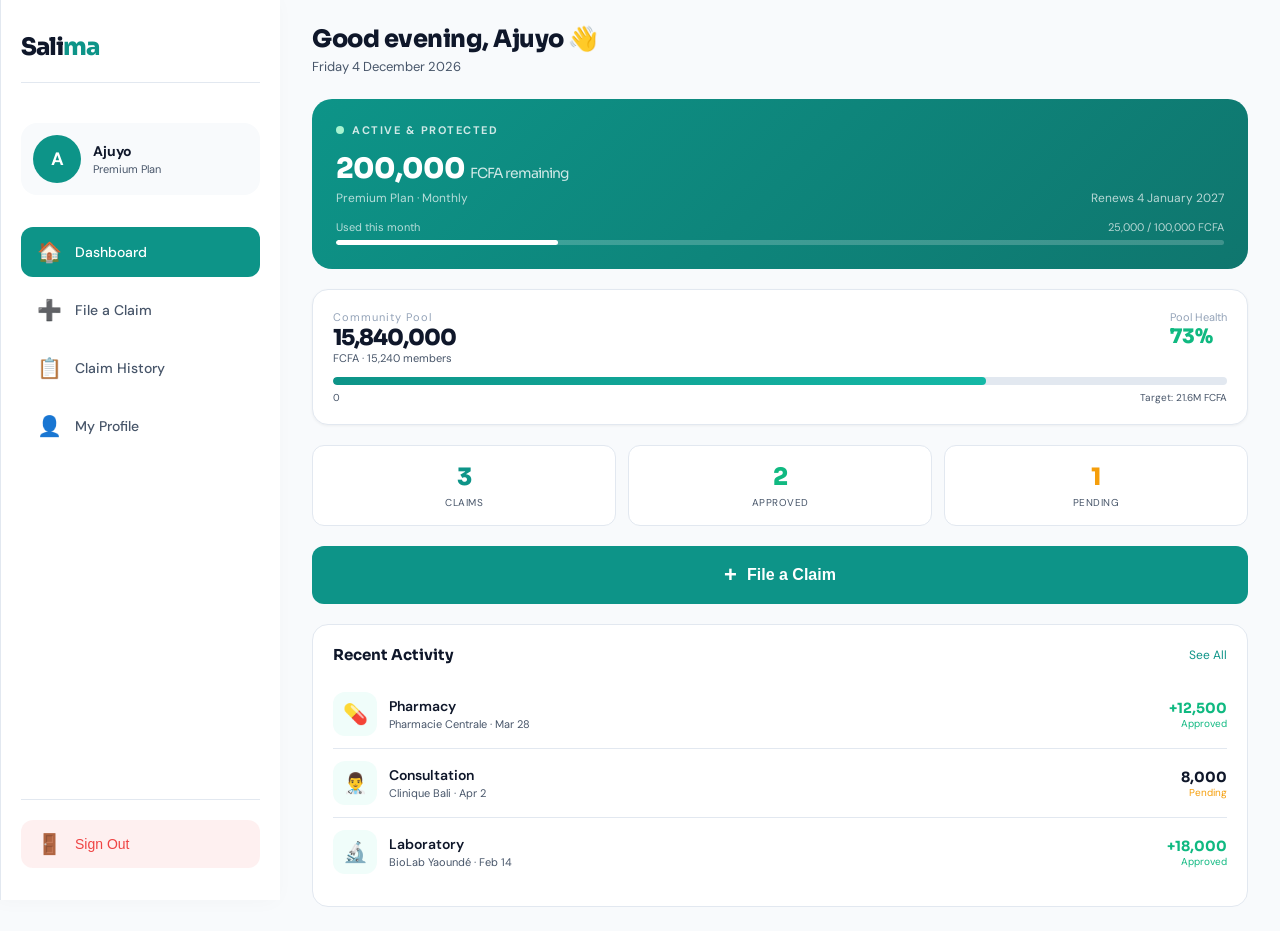
<file: HTML & CSS/dashboard.html>
<!DOCTYPE html>
<html lang="en">
<head>
<meta charset="UTF-8"/>
<meta name="viewport" content="width=device-width,initial-scale=1.0"/>
<title>Salima — Dashboard</title>
<link rel="preconnect" href="https://fonts.googleapis.com"/>
<link href="https://fonts.googleapis.com/css2?family=Sora:wght@400;500;600;700;800&family=DM+Sans:wght@400;500;600&display=swap" rel="stylesheet"/>
<style>
* {
  margin: 0;
  padding: 0;
  box-sizing: border-box;
}

:root {
  --teal: #0D9488;
  --teal-dark: #0F766E;
  --teal-light: #14B8A6;
  --teal-bg: #F0FDFA;
  --ink: #0F172A;
  --slate: #475569;
  --slate-light: #94A3B8;
  --green: #10B981;
  --amber: #F59E0B;
  --red: #EF4444;
  --border: #E2E8F0;
  --card: #FFFFFF;
  --radius: 12px;
  --radius-lg: 16px;
  --shadow: 0 1px 3px rgba(0, 0, 0, 0.05);
}

body {
  font-family: 'DM Sans', sans-serif;
  background: #F8FAFC;
  color: var(--ink);
  min-height: 100vh;
}

/* LAYOUT WITH RIGHT SIDEBAR */
.app-layout {
  display: flex;
  min-height: 100vh;
}

/* MAIN CONTENT */
.main-content {
  flex: 1;
  margin-left: 280px;
  padding: 24px 32px;
  max-width: calc(100% - 280px);
}

/* RIGHT SIDEBAR NAVIGATION */
.sidebar-nav {
  position: fixed;
  left: 0;
  top: 0;
  width: 280px;
  height: 100vh;
  background: var(--card);
  border-left: 1px solid var(--border);
  padding: 32px 20px;
  display: flex;
  flex-direction: column;
  box-shadow: -4px 0 20px rgba(0, 0, 0, 0.03);
  z-index: 100;
}

.sidebar-logo {
  margin-bottom: 40px;
  padding-bottom: 20px;
  border-bottom: 1px solid var(--border);
}
.sidebar-logo .logo {
  font-family: 'Sora', sans-serif;
  font-weight: 800;
  font-size: 24px;
  letter-spacing: -1px;
  color: var(--ink);
  text-decoration: none;
}
.sidebar-logo .logo span { color: var(--teal); }

.sidebar-user {
  display: flex;
  align-items: center;
  gap: 12px;
  margin-bottom: 32px;
  padding: 12px;
  background: #F8FAFC;
  border-radius: var(--radius-lg);
}
.sidebar-avatar {
  width: 48px;
  height: 48px;
  border-radius: 50%;
  background: var(--teal);
  display: flex;
  align-items: center;
  justify-content: center;
  font-weight: 700;
  color: white;
  font-size: 18px;
}
.sidebar-user-info h4 {
  font-size: 14px;
  font-weight: 700;
  margin-bottom: 2px;
}
.sidebar-user-info p {
  font-size: 11px;
  color: var(--slate);
}

.sidebar-nav-links {
  flex: 1;
  display: flex;
  flex-direction: column;
  gap: 8px;
}
.nav-link {
  display: flex;
  align-items: center;
  gap: 14px;
  padding: 12px 16px;
  border-radius: var(--radius);
  color: var(--slate);
  text-decoration: none;
  font-size: 14px;
  font-weight: 500;
  transition: all 0.2s;
}
.nav-link:hover {
  background: var(--teal-bg);
  color: var(--teal);
}
.nav-link.active {
  background: var(--teal);
  color: white;
}
.nav-icon {
  font-size: 20px;
  width: 24px;
  text-align: center;
}

.sidebar-footer {
  margin-top: auto;
  padding-top: 20px;
  border-top: 1px solid var(--border);
}
.signout-btn {
  width: 100%;
  display: flex;
  align-items: center;
  gap: 14px;
  padding: 12px 16px;
  border-radius: var(--radius);
  color: var(--red);
  background: rgba(239, 68, 68, 0.08);
  border: none;
  font-size: 14px;
  font-weight: 500;
  cursor: pointer;
  transition: all 0.2s;
}
.signout-btn:hover {
  background: rgba(239, 68, 68, 0.15);
}

/* Dashboard specific styles */
.greeting { margin-bottom: 24px; }
.greeting h2 {
  font-family: 'Sora', sans-serif;
  font-size: 24px;
  font-weight: 800;
  letter-spacing: -0.5px;
  margin-bottom: 4px;
}
.greeting p { font-size: 13px; color: var(--slate); }

.coverage-card {
  background: linear-gradient(135deg, #0D9488 0%, #0F766E 100%);
  border-radius: 20px;
  padding: 24px;
  margin-bottom: 20px;
  color: white;
}
.coverage-status {
  display: flex;
  align-items: center;
  gap: 8px;
  margin-bottom: 14px;
}
.pulse {
  width: 8px;
  height: 8px;
  border-radius: 50%;
  background: #A7F3D0;
  animation: pulse-anim 2s infinite;
}
@keyframes pulse-anim {
  0% { box-shadow: 0 0 0 0 rgba(167, 243, 208, 0.5); }
  70% { box-shadow: 0 0 0 10px rgba(167, 243, 208, 0); }
  100% { box-shadow: 0 0 0 0 rgba(167, 243, 208, 0); }
}
.status-label {
  font-size: 11px;
  font-weight: 700;
  letter-spacing: 1.5px;
  text-transform: uppercase;
  opacity: 0.8;
}
.coverage-amount {
  font-family: 'Sora', sans-serif;
  font-size: 28px;
  font-weight: 800;
  letter-spacing: -1px;
  margin-bottom: 4px;
}
.coverage-amount small { font-size: 14px; font-weight: 400; opacity: 0.8; }
.coverage-meta {
  display: flex;
  justify-content: space-between;
  font-size: 12px;
  opacity: 0.7;
  margin-bottom: 14px;
}
.usage-bar-label {
  display: flex;
  justify-content: space-between;
  font-size: 11px;
  opacity: 0.7;
  margin-bottom: 6px;
}
.usage-bar {
  height: 5px;
  background: rgba(255, 255, 255, 0.2);
  border-radius: 3px;
  overflow: hidden;
}
.usage-fill {
  height: 100%;
  background: white;
  border-radius: 3px;
  transition: width 1s ease;
  width: 0;
}

.pool-card {
  background: var(--card);
  border: 1px solid var(--border);
  border-radius: var(--radius-lg);
  padding: 20px;
  margin-bottom: 20px;
  box-shadow: var(--shadow);
}
.pool-amount {
  font-family: 'Sora', sans-serif;
  font-size: 22px;
  font-weight: 800;
  letter-spacing: -1px;
}
.health-val {
  font-family: 'Sora', sans-serif;
  font-size: 20px;
  font-weight: 800;
  color: var(--green);
}
.gauge-bar {
  height: 8px;
  background: var(--border);
  border-radius: 4px;
  overflow: hidden;
}
.gauge-fill {
  height: 100%;
  background: linear-gradient(90deg, var(--teal), var(--teal-light));
  border-radius: 4px;
  transition: width 1.2s ease;
  width: 0;
}

.stats-row {
  display: grid;
  grid-template-columns: 1fr 1fr 1fr;
  gap: 12px;
  margin-bottom: 20px;
}
.stat-card {
  background: var(--card);
  border: 1px solid var(--border);
  border-radius: var(--radius);
  padding: 16px;
  text-align: center;
}
.stat-val {
  font-family: 'Sora', sans-serif;
  font-size: 24px;
  font-weight: 800;
  margin-bottom: 4px;
}
.stat-label {
  font-size: 10px;
  color: var(--slate);
  text-transform: uppercase;
  letter-spacing: 0.5px;
}

.claim-btn {
  width: 100%;
  background: var(--teal);
  color: white;
  border: none;
  border-radius: var(--radius);
  padding: 16px;
  font-size: 16px;
  font-weight: 700;
  cursor: pointer;
  display: flex;
  align-items: center;
  justify-content: center;
  gap: 10px;
  margin-bottom: 20px;
  transition: all 0.25s;
}
.claim-btn:hover {
  background: var(--teal-dark);
  transform: translateY(-2px);
}

.activity-card {
  background: var(--card);
  border: 1px solid var(--border);
  border-radius: var(--radius-lg);
  padding: 20px;
}
.section-head {
  display: flex;
  justify-content: space-between;
  align-items: center;
  margin-bottom: 16px;
}
.section-head h3 {
  font-family: 'Sora', sans-serif;
  font-size: 15px;
  font-weight: 700;
}
.see-all {
  font-size: 12px;
  color: var(--teal);
  cursor: pointer;
}
.activity-item {
  display: flex;
  align-items: center;
  gap: 12px;
  padding: 12px 0;
  border-bottom: 1px solid var(--border);
}
.activity-item:last-child { border-bottom: none; }
.act-icon {
  width: 44px;
  height: 44px;
  border-radius: 12px;
  background: var(--teal-bg);
  display: flex;
  align-items: center;
  justify-content: center;
  font-size: 20px;
}
.act-body { flex: 1; }
.act-title {
  font-size: 14px;
  font-weight: 600;
  margin-bottom: 2px;
}
.act-sub { font-size: 11px; color: var(--slate); }
.act-amount { text-align: right; }
.act-val {
  font-family: 'Sora', sans-serif;
  font-size: 14px;
  font-weight: 700;
}
.approved { color: var(--green); }
.pending { color: var(--amber); }

@media (max-width: 768px) {
  .sidebar-nav { width: 240px; }
  .main-content {
    margin-right: 240px;
    max-width: calc(100% - 240px);
    padding: 20px;
  }
}

@media (max-width: 640px) {
  .sidebar-nav {
    transform: translateX(100%);
    transition: transform 0.3s ease;
  }
  .sidebar-nav.open {
    transform: translateX(0);
  }
  .main-content {
    margin-right: 0;
    max-width: 100%;
  }
}
</style>
</head>
<body>
<div class="app-layout">
  <!-- MAIN CONTENT -->
  <main class="main-content">
    <div class="greeting">
      <h2 id="greetingText">Good afternoon, Ajuyo 👋</h2>
      <p id="greetingDate">Monday, 6 April 2026</p>
    </div>

    <div class="coverage-card">
      <div class="coverage-status">
        <div class="pulse"></div>
        <span class="status-label">Active & Protected</span>
      </div>
      <div class="coverage-amount"><span id="remainingAmount">200,000</span> <small>FCFA remaining</small></div>
      <div class="coverage-meta">
        <span id="planName">Premium Plan · Monthly</span>
        <span id="renewalDate">Renews May 6, 2026</span>
      </div>
      <div class="usage-bar-label">
        <span>Used this month</span>
        <span id="usageText">25,000 / 100,000 FCFA</span>
      </div>
      <div class="usage-bar"><div class="usage-fill" id="usageFill"></div></div>
    </div>

    <div class="pool-card">
      <div class="flex" style="display:flex; justify-content:space-between; margin-bottom:12px;">
        <div>
          <div class="text-xs" style="font-size:11px; color:var(--slate-light); letter-spacing:1px;">Community Pool</div>
          <div class="pool-amount">15,840,000</div>
          <div class="text-xs" style="font-size:11px; color:var(--slate);">FCFA · 15,240 members</div>
        </div>
        <div class="text-right">
          <div class="text-xs" style="font-size:11px; color:var(--slate-light);">Pool Health</div>
          <div class="health-val">73%</div>
        </div>
      </div>
      <div class="gauge-bar"><div class="gauge-fill" id="gaugeFill"></div></div>
      <div class="flex" style="display:flex; justify-content:space-between; font-size:10px; color:var(--slate); margin-top:6px;">
        <span>0</span><span>Target: 21.6M FCFA</span>
      </div>
    </div>

    <div class="stats-row">
      <div class="stat-card"><div class="stat-val" style="color: var(--teal)">3</div><div class="stat-label">Claims</div></div>
      <div class="stat-card"><div class="stat-val" style="color: var(--green)">2</div><div class="stat-label">Approved</div></div>
      <div class="stat-card"><div class="stat-val" style="color: var(--amber)">1</div><div class="stat-label">Pending</div></div>
    </div>

    <button class="claim-btn" onclick="location.href='claim.html'">
      <span style="font-size:22px;">+</span> File a Claim
    </button>

    <div class="activity-card">
      <div class="section-head">
        <h3>Recent Activity</h3>
        <span class="see-all" onclick="location.href='history.html'">See All</span>
      </div>
      <div class="activity-item">
        <div class="act-icon">💊</div>
        <div class="act-body"><div class="act-title">Pharmacy</div><div class="act-sub">Pharmacie Centrale · Mar 28</div></div>
        <div class="act-amount"><div class="act-val approved">+12,500</div><div class="act-status approved" style="font-size:10px;">Approved</div></div>
      </div>
      <div class="activity-item">
        <div class="act-icon">👨‍⚕️</div>
        <div class="act-body"><div class="act-title">Consultation</div><div class="act-sub">Clinique Bali · Apr 2</div></div>
        <div class="act-amount"><div class="act-val" style="color:var(--ink)">8,000</div><div class="act-status pending" style="font-size:10px; color:var(--amber);">Pending</div></div>
      </div>
      <div class="activity-item">
        <div class="act-icon">🔬</div>
        <div class="act-body"><div class="act-title">Laboratory</div><div class="act-sub">BioLab Yaoundé · Feb 14</div></div>
        <div class="act-amount"><div class="act-val approved">+18,000</div><div class="act-status approved" style="font-size:10px;">Approved</div></div>
      </div>
    </div>
  </main>

  <!-- RIGHT SIDEBAR NAVIGATION -->
  <aside class="sidebar-nav">
    <div class="sidebar-logo">
      <div class="logo">Sali<span>ma</span></div>
    </div>

    <div class="sidebar-user">
      <div class="sidebar-avatar" id="sidebarAvatar">AJ</div>
      <div class="sidebar-user-info">
        <h4 id="sidebarName">Ajuyo</h4>
        <p id="sidebarPlan">Premium Plan</p>
      </div>
    </div>

    <div class="sidebar-nav-links">
      <a href="dashboard.html" class="nav-link active">
        <span class="nav-icon">🏠</span>
        <span>Dashboard</span>
      </a>
      <a href="claim.html" class="nav-link">
        <span class="nav-icon">➕</span>
        <span>File a Claim</span>
      </a>
      <a href="history.html" class="nav-link">
        <span class="nav-icon">📋</span>
        <span>Claim History</span>
      </a>
      <a href="profile.html" class="nav-link">
        <span class="nav-icon">👤</span>
        <span>My Profile</span>
      </a>
    </div>

    <div class="sidebar-footer">
      <button class="signout-btn" onclick="logout()">
        <span class="nav-icon">🚪</span>
        <span>Sign Out</span>
      </button>
    </div>
  </aside>
</div>

<script>
function loadUserData() {
  let user = null;
  try {
    user = JSON.parse(localStorage.getItem('salima_user'));
  } catch(e) {}
  
  if (!user) {
    user = {
      name: localStorage.getItem('salima_member') || 'Ajuyo',
      phone: localStorage.getItem('salima_phone') || '677123456',
      plan: localStorage.getItem('salima_plan') || 'premium'
    };
  }
  
  const firstName = user.name.split(' ')[0];
  const hour = new Date().getHours();
  const greet = hour < 12 ? 'Good morning' : (hour < 17 ? 'Good afternoon' : 'Good evening');
  document.getElementById('greetingText').textContent = `${greet}, ${firstName} 👋`;
  document.getElementById('greetingDate').textContent = new Date().toLocaleDateString('en-GB', {
    weekday: 'long', day: 'numeric', month: 'long', year: 'numeric'
  });
  
  const initials = user.name.split(' ').map(n => n[0]).join('').slice(0, 2).toUpperCase();
  document.getElementById('sidebarAvatar').textContent = initials;
  document.getElementById('sidebarName').textContent = user.name;
  
  const planData = {
    basic: { name: 'Basic', limit: 25000, price: 2500 },
    standard: { name: 'Standard', limit: 75000, price: 5000 },
    premium: { name: 'Premium', limit: 200000, price: 9000 }
  };
  const plan = planData[user.plan] || planData.premium;
  document.getElementById('remainingAmount').textContent = plan.limit.toLocaleString();
  document.getElementById('planName').textContent = `${plan.name} Plan · Monthly`;
  document.getElementById('sidebarPlan').textContent = `${plan.name} Plan`;
  
  const renewal = new Date();
  renewal.setMonth(renewal.getMonth() + 1);
  document.getElementById('renewalDate').textContent = `Renews ${renewal.toLocaleDateString('en-GB', { day: 'numeric', month: 'long', year: 'numeric' })}`;
}

function logout() {
  localStorage.removeItem('salima_user');
  localStorage.removeItem('salima_member');
  localStorage.removeItem('salima_plan');
  window.location.href = 'index.html';
}

window.addEventListener('load', () => {
  loadUserData();
  setTimeout(() => {
    const fill = document.getElementById('usageFill');
    if (fill) fill.style.width = '25%';
    const gauge = document.getElementById('gaugeFill');
    if (gauge) gauge.style.width = '73%';
  }, 300);
});
</script>
</body>
</html>
</file>
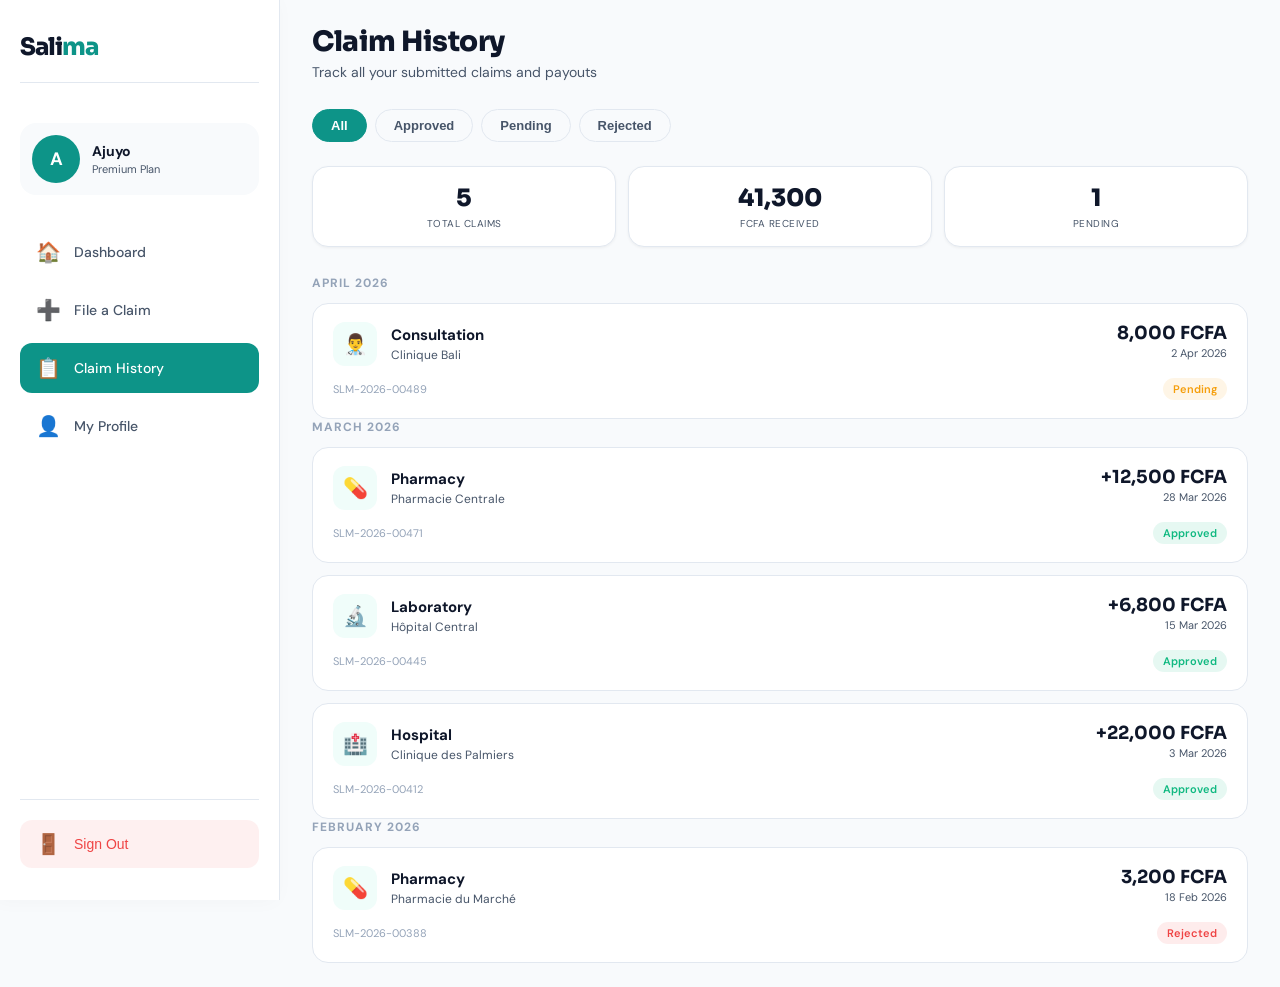
<file: HTML & CSS/salima/history.html>
<!DOCTYPE html>
<html lang="en">
<head>
<meta charset="UTF-8"/>
<meta name="viewport" content="width=device-width, initial-scale=1.0"/>
<title>Salima — Claims History</title>
<link rel="preconnect" href="https://fonts.googleapis.com"/>
<link href="https://fonts.googleapis.com/css2?family=Sora:wght@400;500;600;700;800&family=DM+Sans:wght@400;500;600&display=swap" rel="stylesheet"/>
<style>
* {
  margin: 0;
  padding: 0;
  box-sizing: border-box;
}

:root {
  --teal: #0D9488;
  --teal-dark: #0F766E;
  --teal-light: #14B8A6;
  --teal-bg: #F0FDFA;
  --ink: #0F172A;
  --slate: #475569;
  --slate-light: #94A3B8;
  --green: #10B981;
  --amber: #F59E0B;
  --red: #EF4444;
  --border: #E2E8F0;
  --card: #FFFFFF;
  --radius: 12px;
  --radius-lg: 16px;
  --shadow: 0 1px 3px rgba(0, 0, 0, 0.05);
}

body {
  font-family: 'DM Sans', sans-serif;
  background: #F8FAFC;
  color: var(--ink);
  min-height: 100vh;
}

/* LAYOUT WITH RIGHT SIDEBAR */
.app-layout {
  display: flex;
  min-height: 100vh;
}

/* MAIN CONTENT */
.main-content {
  flex: 1;
  margin-left: 280px;
  padding: 24px 32px;
  max-width: calc(100% - 280px);
}

/* RIGHT SIDEBAR NAVIGATION */
.sidebar-nav {
  position: fixed;
  left: 0;
  top: 0;
  width: 280px;
  height: 100vh;
  background: var(--card);
  border-right: 1px solid var(--border);
  padding: 32px 20px;
  display: flex;
  flex-direction: column;
  box-shadow: -4px 0 20px rgba(0, 0, 0, 0.03);
  z-index: 100;
}

.sidebar-logo {
  margin-bottom: 40px;
  padding-bottom: 20px;
  border-bottom: 1px solid var(--border);
}
.sidebar-logo .logo {
  font-family: 'Sora', sans-serif;
  font-weight: 800;
  font-size: 24px;
  letter-spacing: -1px;
  color: var(--ink);
  text-decoration: none;
}
.sidebar-logo .logo span { color: var(--teal); }

.sidebar-user {
  display: flex;
  align-items: center;
  gap: 12px;
  margin-bottom: 32px;
  padding: 12px;
  background: #F8FAFC;
  border-radius: var(--radius-lg);
}
.sidebar-avatar {
  width: 48px;
  height: 48px;
  border-radius: 50%;
  background: var(--teal);
  display: flex;
  align-items: center;
  justify-content: center;
  font-weight: 700;
  color: white;
  font-size: 18px;
}
.sidebar-user-info h4 {
  font-size: 14px;
  font-weight: 700;
  margin-bottom: 2px;
}
.sidebar-user-info p {
  font-size: 11px;
  color: var(--slate);
}

.sidebar-nav-links {
  flex: 1;
  display: flex;
  flex-direction: column;
  gap: 8px;
}
.nav-link {
  display: flex;
  align-items: center;
  gap: 14px;
  padding: 12px 16px;
  border-radius: var(--radius);
  color: var(--slate);
  text-decoration: none;
  font-size: 14px;
  font-weight: 500;
  transition: all 0.2s;
}
.nav-link:hover {
  background: var(--teal-bg);
  color: var(--teal);
}
.nav-link.active {
  background: var(--teal);
  color: white;
}
.nav-icon {
  font-size: 20px;
  width: 24px;
  text-align: center;
}

.sidebar-footer {
  margin-top: auto;
  padding-top: 20px;
  border-top: 1px solid var(--border);
}
.signout-btn {
  width: 100%;
  display: flex;
  align-items: center;
  gap: 14px;
  padding: 12px 16px;
  border-radius: var(--radius);
  color: var(--red);
  background: rgba(239, 68, 68, 0.08);
  border: none;
  font-size: 14px;
  font-weight: 500;
  cursor: pointer;
  transition: all 0.2s;
}
.signout-btn:hover {
  background: rgba(239, 68, 68, 0.15);
}

/* History page specific styles */
.page-header {
  margin-bottom: 28px;
}
.page-header h1 {
  font-family: 'Sora', sans-serif;
  font-size: 28px;
  font-weight: 800;
  letter-spacing: -0.5px;
  margin-bottom: 4px;
}
.page-header p {
  font-size: 14px;
  color: var(--slate);
}

.filter-tabs {
  display: flex;
  gap: 8px;
  margin-bottom: 24px;
  overflow-x: auto;
}
.filter-tabs::-webkit-scrollbar { display: none; }
.ftab {
  flex-shrink: 0;
  padding: 8px 18px;
  border-radius: 20px;
  font-size: 13px;
  font-weight: 600;
  cursor: pointer;
  border: 1px solid var(--border);
  background: transparent;
  color: var(--slate);
  transition: all 0.2s;
}
.ftab.active {
  background: var(--teal);
  color: white;
  border-color: var(--teal);
}
.ftab:hover:not(.active) {
  border-color: var(--teal);
  color: var(--teal);
}

.summary-strip {
  display: flex;
  gap: 12px;
  margin-bottom: 28px;
}
.scard {
  flex: 1;
  background: var(--card);
  border: 1px solid var(--border);
  border-radius: var(--radius-lg);
  padding: 16px;
  text-align: center;
  box-shadow: var(--shadow);
}
.scard-val {
  font-family: 'Sora', sans-serif;
  font-size: 24px;
  font-weight: 800;
  margin-bottom: 4px;
}
.scard-lbl {
  font-size: 10px;
  color: var(--slate);
  text-transform: uppercase;
  letter-spacing: 0.5px;
}

.claims-list {
  display: flex;
  flex-direction: column;
  gap: 12px;
}
.claim-item {
  background: var(--card);
  border: 1px solid var(--border);
  border-radius: var(--radius-lg);
  padding: 18px 20px;
  cursor: pointer;
  transition: all 0.2s;
}
.claim-item:hover {
  border-color: var(--teal);
  box-shadow: var(--shadow);
}
.ci-top {
  display: flex;
  justify-content: space-between;
  align-items: flex-start;
  margin-bottom: 12px;
}
.ci-left {
  display: flex;
  align-items: center;
  gap: 14px;
}
.ci-icon {
  width: 44px;
  height: 44px;
  border-radius: var(--radius);
  background: var(--teal-bg);
  display: flex;
  align-items: center;
  justify-content: center;
  font-size: 20px;
}
.ci-name {
  font-size: 15px;
  font-weight: 700;
  margin-bottom: 2px;
}
.ci-provider {
  font-size: 12px;
  color: var(--slate);
}
.ci-amount {
  font-family: 'Sora', sans-serif;
  font-size: 18px;
  font-weight: 700;
  text-align: right;
}
.ci-date {
  font-size: 11px;
  color: var(--slate);
  text-align: right;
  margin-top: 2px;
}
.ci-bottom {
  display: flex;
  justify-content: space-between;
  align-items: center;
}
.ci-ref {
  font-size: 11px;
  color: var(--slate-light);
}
.badge {
  display: inline-flex;
  align-items: center;
  gap: 5px;
  font-size: 11px;
  font-weight: 600;
  padding: 4px 10px;
  border-radius: 20px;
}
.badge-green { background: rgba(16, 185, 129, 0.1); color: var(--green); }
.badge-amber { background: rgba(245, 158, 11, 0.1); color: var(--amber); }
.badge-red { background: rgba(239, 68, 68, 0.1); color: var(--red); }

.month-header {
  font-size: 12px;
  font-weight: 700;
  letter-spacing: 1px;
  text-transform: uppercase;
  color: var(--slate-light);
  margin: 24px 0 12px;
}
.month-header:first-child { margin-top: 0; }

.empty-state {
  text-align: center;
  padding: 60px 20px;
}
.empty-icon {
  font-size: 48px;
  margin-bottom: 16px;
  opacity: 0.5;
}
.empty-state p {
  color: var(--slate);
  font-size: 14px;
}

@media (max-width: 768px) {
  .sidebar-nav { width: 240px; }
  .main-content {
    margin-right: 240px;
    max-width: calc(100% - 240px);
    padding: 20px;
  }
}

@media (max-width: 640px) {
  .sidebar-nav {
    transform: translateX(100%);
    transition: transform 0.3s ease;
  }
  .sidebar-nav.open {
    transform: translateX(0);
  }
  .main-content {
    margin-right: 0;
    max-width: 100%;
  }
  .summary-strip { flex-direction: column; gap: 8px; }
  .ci-top { flex-direction: column; gap: 8px; }
  .ci-amount { text-align: left; }
  .ci-date { text-align: left; }
}
</style>
</head>
<body>
<div class="app-layout">
  <!-- MAIN CONTENT -->
  <main class="main-content">
    <div class="page-header">
      <h1>Claim History</h1>
      <p>Track all your submitted claims and payouts</p>
    </div>

    <div class="filter-tabs">
      <button class="ftab active" onclick="filterClaims('all',this)">All</button>
      <button class="ftab" onclick="filterClaims('approved',this)">Approved</button>
      <button class="ftab" onclick="filterClaims('pending',this)">Pending</button>
      <button class="ftab" onclick="filterClaims('rejected',this)">Rejected</button>
    </div>

    <div class="summary-strip">
      <div class="scard"><div class="scard-val text-teal" id="totClaims">0</div><div class="scard-lbl">Total Claims</div></div>
      <div class="scard"><div class="scard-val text-green" id="totPaid">0</div><div class="scard-lbl">FCFA Received</div></div>
      <div class="scard"><div class="scard-val text-amber" id="totPending">0</div><div class="scard-lbl">Pending</div></div>
    </div>

    <div id="claimsContainer"></div>
  </main>

  <!-- RIGHT SIDEBAR NAVIGATION -->
  <aside class="sidebar-nav">
    <div class="sidebar-logo">
      <div class="logo">Sali<span>ma</span></div>
    </div>

    <div class="sidebar-user">
      <div class="sidebar-avatar" id="sidebarAvatar">AJ</div>
      <div class="sidebar-user-info">
        <h4 id="sidebarName">Ajuyo</h4>
        <p id="sidebarPlan">Premium Plan</p>
      </div>
    </div>

    <div class="sidebar-nav-links">
      <a href="dashboard.html" class="nav-link">
        <span class="nav-icon">🏠</span>
        <span>Dashboard</span>
      </a>
      <a href="claim.html" class="nav-link">
        <span class="nav-icon">➕</span>
        <span>File a Claim</span>
      </a>
      <a href="history.html" class="nav-link active">
        <span class="nav-icon">📋</span>
        <span>Claim History</span>
      </a>
      <a href="profile.html" class="nav-link">
        <span class="nav-icon">👤</span>
        <span>My Profile</span>
      </a>
    </div>

    <div class="sidebar-footer">
      <button class="signout-btn" onclick="logout()">
        <span class="nav-icon">🚪</span>
        <span>Sign Out</span>
      </button>
    </div>
  </aside>
</div>

<script>
function loadUserData() {
  let user = null;
  try {
    user = JSON.parse(localStorage.getItem('salima_user'));
  } catch(e) {}
  
  if (!user) {
    user = {
      name: localStorage.getItem('salima_member') || 'Ajuyo',
      phone: localStorage.getItem('salima_phone') || '677123456',
      plan: localStorage.getItem('salima_plan') || 'premium'
    };
  }
  
  const initials = user.name.split(' ').map(n => n[0]).join('').slice(0, 2).toUpperCase();
  document.getElementById('sidebarAvatar').textContent = initials;
  document.getElementById('sidebarName').textContent = user.name;
  
  const planData = {
    basic: 'Basic', standard: 'Standard', premium: 'Premium'
  };
  document.getElementById('sidebarPlan').textContent = (planData[user.plan] || 'Premium') + ' Plan';
}

function loadClaims() {
  const stored = localStorage.getItem('salima_claims');
  let claims = stored ? JSON.parse(stored) : [];
  
  if (claims.length === 0) {
    claims = [
      { id: 'SLM-2026-00489', category: 'Consultation', provider: 'Clinique Bali', amount: 8000, payout: 8000, date: '2026-04-02T10:00:00Z', status: 'pending' },
      { id: 'SLM-2026-00471', category: 'Pharmacy', provider: 'Pharmacie Centrale', amount: 12500, payout: 12500, date: '2026-03-28T14:30:00Z', status: 'approved' },
      { id: 'SLM-2026-00445', category: 'Laboratory', provider: 'Hôpital Central', amount: 6800, payout: 6800, date: '2026-03-15T09:15:00Z', status: 'approved' },
      { id: 'SLM-2026-00412', category: 'Hospital', provider: 'Clinique des Palmiers', amount: 22000, payout: 22000, date: '2026-03-03T11:00:00Z', status: 'approved' },
      { id: 'SLM-2026-00388', category: 'Pharmacy', provider: 'Pharmacie du Marché', amount: 3200, payout: 0, date: '2026-02-18T16:45:00Z', status: 'rejected' }
    ];
    localStorage.setItem('salima_claims', JSON.stringify(claims));
  }
  
  const totalClaims = claims.length;
  const totalPaid = claims.filter(c => c.status === 'approved').reduce((sum, c) => sum + (c.payout || c.amount), 0);
  const totalPending = claims.filter(c => c.status === 'pending').length;
  
  document.getElementById('totClaims').textContent = totalClaims;
  document.getElementById('totPaid').textContent = totalPaid.toLocaleString();
  document.getElementById('totPending').textContent = totalPending;
  
  const grouped = {};
  claims.forEach(claim => {
    const date = new Date(claim.date);
    const monthYear = date.toLocaleDateString('en-GB', { month: 'long', year: 'numeric' });
    if (!grouped[monthYear]) grouped[monthYear] = [];
    grouped[monthYear].push(claim);
  });
  
  const container = document.getElementById('claimsContainer');
  container.innerHTML = '';
  
  if (Object.keys(grouped).length === 0) {
    container.innerHTML = `<div class="empty-state"><div class="empty-icon">📋</div><p>No claims yet</p><p style="font-size:12px; margin-top:8px;">File your first claim to get started</p></div>`;
    return;
  }
  
  Object.keys(grouped).forEach(month => {
    const monthDiv = document.createElement('div');
    monthDiv.innerHTML = `<div class="month-header">${month}</div><div class="claims-list" id="claims-${month.replace(/\s/g, '')}"></div>`;
    container.appendChild(monthDiv);
    const listDiv = monthDiv.querySelector('.claims-list');
    
    grouped[month].forEach(claim => {
      const date = new Date(claim.date);
      const statusClass = claim.status === 'approved' ? 'badge-green' : (claim.status === 'pending' ? 'badge-amber' : 'badge-red');
      const statusText = claim.status.charAt(0).toUpperCase() + claim.status.slice(1);
      const amountClass = claim.status === 'approved' ? 'text-green' : (claim.status === 'pending' ? 'text-amber' : 'text-muted');
      const sign = claim.status === 'approved' ? '+' : '';
      const icon = claim.category === 'Pharmacy' ? '💊' : (claim.category === 'Hospital' ? '🏥' : (claim.category === 'Laboratory' ? '🔬' : '👨‍⚕️'));
      
      listDiv.innerHTML += `
        <div class="claim-item" data-status="${claim.status}">
          <div class="ci-top">
            <div class="ci-left">
              <div class="ci-icon">${icon}</div>
              <div>
                <div class="ci-name">${claim.category}</div>
                <div class="ci-provider">${claim.provider || 'Medical service'}</div>
              </div>
            </div>
            <div>
              <div class="ci-amount ${amountClass}">${sign}${claim.amount.toLocaleString()} FCFA</div>
              <div class="ci-date">${date.toLocaleDateString('en-GB', { day: 'numeric', month: 'short', year: 'numeric' })}</div>
            </div>
          </div>
          <div class="ci-bottom">
            <span class="ci-ref">${claim.id}</span>
            <span class="badge ${statusClass}">${statusText}</span>
          </div>
        </div>
      `;
    });
  });
}

function filterClaims(status, btn) {
  document.querySelectorAll('.ftab').forEach(t => t.classList.remove('active'));
  btn.classList.add('active');
  
  document.querySelectorAll('.claim-item').forEach(item => {
    item.style.display = (status === 'all' || item.dataset.status === status) ? 'block' : 'none';
  });
  
  document.querySelectorAll('.month-header').forEach(header => {
    const next = header.nextElementSibling;
    const hasVisible = next && Array.from(next.children).some(child => child.style.display !== 'none');
    header.style.display = hasVisible ? 'block' : 'none';
  });
}

function logout() {
  localStorage.removeItem('salima_user');
  localStorage.removeItem('salima_member');
  localStorage.removeItem('salima_plan');
  window.location.href = 'index.html';
}

document.addEventListener('DOMContentLoaded', () => {
  loadUserData();
  loadClaims();
});
</script>
</body>
</html>
</file>
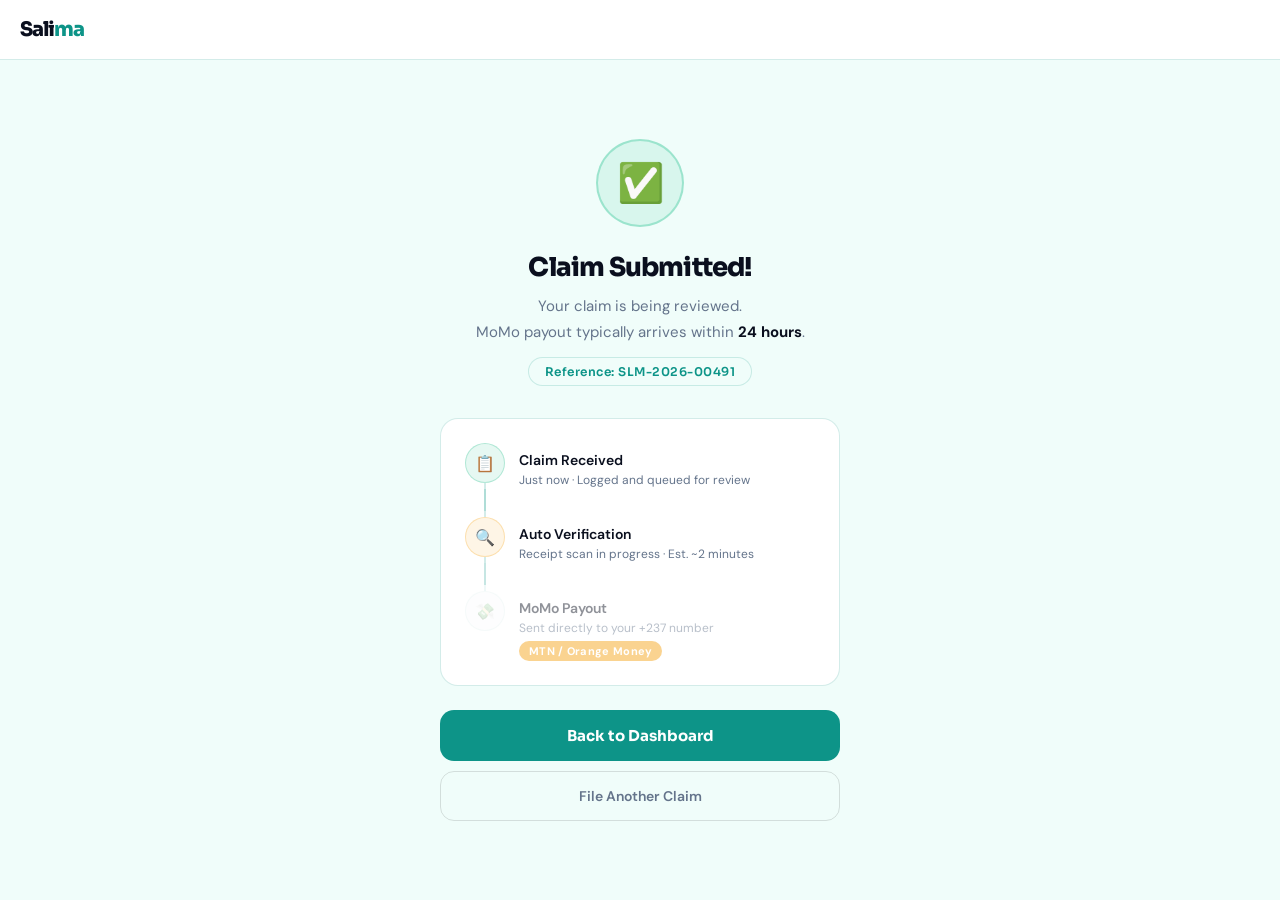
<file: HTML & CSS/salima/success.html>
<!DOCTYPE html>
<html lang="en">
<head>
<meta charset="UTF-8"/>
<meta name="viewport" content="width=device-width,initial-scale=1.0"/>
<title>Salima — Claim Submitted</title>
<link rel="preconnect" href="https://fonts.googleapis.com"/>
<link href="https://fonts.googleapis.com/css2?family=Sora:wght@400;600;700;800&family=DM+Sans:wght@300;400;500&display=swap" rel="stylesheet"/>
<style>
*{margin:0;padding:0;box-sizing:border-box}
:root{--teal:#0D9488;--teal-dim:#0F766E;--teal-light:#14B8A6;--mist:#F0FDFA;--ink:#0A0F1E;--slate:#64748B;--green:#10B981;--gold:#F59E0B;--border:rgba(13,148,136,.18);--radius:14px}
body{font-family:'DM Sans',sans-serif;background:#F0FDFA;color:var(--ink);min-height:100vh;display:flex;flex-direction:column}
nav{background:#fff;border-bottom:1px solid var(--border);padding:0 20px;height:60px;display:flex;align-items:center;justify-content:space-between;position:sticky;top:0;z-index:50}
.logo{font-family:'Sora',sans-serif;font-weight:800;font-size:20px;letter-spacing:-1px;color:var(--ink);text-decoration:none}
.logo span{color:var(--teal)}

main{flex:1;display:flex;flex-direction:column;align-items:center;justify-content:center;padding:40px 20px}
.success-inner{max-width:400px;width:100%;text-align:center}

/* SUCCESS ICON */
.success-ring{width:88px;height:88px;border-radius:50%;background:rgba(16,185,129,.1);border:2px solid rgba(16,185,129,.3);display:flex;align-items:center;justify-content:center;margin:0 auto 24px;font-size:38px;animation:popIn .5s cubic-bezier(.34,1.56,.64,1) both}
@keyframes popIn{from{transform:scale(0);opacity:0}to{transform:scale(1);opacity:1}}

.success-title{font-family:'Sora',sans-serif;font-size:26px;font-weight:800;letter-spacing:-.8px;margin-bottom:10px;animation:fadeUp .5s .15s ease both}
.success-sub{font-size:15px;color:var(--slate);line-height:1.7;margin-bottom:8px;animation:fadeUp .5s .2s ease both}
.success-sub strong{color:var(--ink)}

/* REF TAG */
.ref-tag{display:inline-block;background:var(--mist);border:1px solid var(--border);border-radius:20px;padding:6px 16px;font-size:12px;font-weight:600;color:var(--teal);margin-bottom:32px;animation:fadeUp .5s .25s ease both;font-family:'Sora',sans-serif;letter-spacing:.5px}

/* TIMELINE CARD */
.timeline-card{background:#fff;border:1px solid var(--border);border-radius:18px;padding:24px;width:100%;text-align:left;margin-bottom:24px;animation:fadeUp .5s .3s ease both}
.tl-item{display:flex;align-items:flex-start;gap:14px;position:relative}
.tl-item:not(:last-child)::after{content:'';position:absolute;left:19px;top:40px;width:2px;height:28px;background:var(--border)}
.tl-icon{width:40px;height:40px;border-radius:50%;display:flex;align-items:center;justify-content:center;font-size:16px;flex-shrink:0}
.tl-icon.done{background:rgba(16,185,129,.1);border:1.5px solid rgba(16,185,129,.25)}
.tl-icon.active{background:rgba(245,158,11,.1);border:1.5px solid rgba(245,158,11,.25)}
.tl-icon.waiting{background:#F8FAFC;border:1.5px solid var(--border);opacity:.4}
.tl-body{padding-top:8px}
.tl-body:not(:last-child){padding-bottom:32px}
.tl-title{font-size:14px;font-weight:600;color:var(--ink);margin-bottom:2px}
.tl-sub{font-size:12px;color:var(--slate);line-height:1.5}

/* MOMO BADGE */
.momo-badge{background:var(--gold);color:#fff;font-size:11px;font-weight:700;padding:3px 10px;border-radius:10px;display:inline-block;margin-top:4px;letter-spacing:.3px}

/* ACTIONS */
.action-row{display:flex;flex-direction:column;gap:10px;width:100%;animation:fadeUp .5s .4s ease both}
.btn-primary{background:var(--teal);color:#fff;border:none;border-radius:var(--radius);padding:16px;font-size:15px;font-weight:700;cursor:pointer;font-family:'Sora',sans-serif;transition:.25s}
.btn-primary:hover{background:var(--teal-dim);transform:translateY(-1px);box-shadow:0 8px 20px rgba(13,148,136,.3)}
.btn-ghost{background:transparent;color:var(--slate);border:1.5px solid rgba(0,0,0,.12);border-radius:var(--radius);padding:15px;font-size:14px;font-weight:600;cursor:pointer;font-family:'DM Sans',sans-serif;transition:.2s}
.btn-ghost:hover{border-color:var(--teal);color:var(--teal)}

/* CONFETTI */
.confetti-wrap{position:fixed;top:0;left:0;width:100%;height:100%;pointer-events:none;z-index:200;overflow:hidden}
.dot{position:absolute;border-radius:50%;opacity:0;animation:fall linear forwards}
@keyframes fall{0%{opacity:1;transform:translateY(-10px) rotate(0deg)}100%{opacity:0;transform:translateY(110vh) rotate(720deg)}}
@keyframes fadeUp{from{opacity:0;transform:translateY(18px)}to{opacity:1;transform:translateY(0)}}
</style>
</head>
<body>

<nav>
  <a href="dashboard.html" class="logo">Sali<span>ma</span></a>
</nav>

<!-- Confetti -->
<div class="confetti-wrap" id="confetti"></div>

<main>
  <div class="success-inner">
    <div class="success-ring">✅</div>
    <h2 class="success-title">Claim Submitted!</h2>
    <p class="success-sub" style="margin-bottom:12px">
      Your claim is being reviewed.<br>MoMo payout typically arrives within <strong>24 hours</strong>.
    </p>
    <div class="ref-tag">Reference: SLM-2026-00491</div>

    <!-- Payout Timeline -->
    <div class="timeline-card">
      <div class="tl-item" style="margin-bottom:0">
        <div class="tl-icon done">📋</div>
        <div class="tl-body">
          <div class="tl-title">Claim Received</div>
          <div class="tl-sub">Just now · Logged and queued for review</div>
        </div>
      </div>
      <div style="width:2px;height:28px;background:var(--border);margin-left:19px"></div>
      <div class="tl-item" style="margin-bottom:0">
        <div class="tl-icon active">🔍</div>
        <div class="tl-body">
          <div class="tl-title">Auto Verification</div>
          <div class="tl-sub">Receipt scan in progress · Est. ~2 minutes</div>
        </div>
      </div>
      <div style="width:2px;height:28px;background:var(--border);margin-left:19px;opacity:.35"></div>
      <div class="tl-item" style="opacity:.45;margin-bottom:0">
        <div class="tl-icon waiting">💸</div>
        <div class="tl-body">
          <div class="tl-title">MoMo Payout</div>
          <div class="tl-sub">Sent directly to your +237 number</div>
          <span class="momo-badge">MTN / Orange Money</span>
        </div>
      </div>
    </div>

    <!-- Actions -->
    <div class="action-row">
      <button class="btn-primary" onclick="location.href='dashboard.html'">Back to Dashboard</button>
      <button class="btn-ghost" onclick="location.href='claim.html'">File Another Claim</button>
    </div>
  </div>
</main>

<script>
// Confetti burst
const colors=['#0D9488','#10B981','#F59E0B','#14B8A6','#A7F3D0'];
const wrap=document.getElementById('confetti');
for(let i=0;i<50;i++){
  const dot=document.createElement('div');
  dot.className='dot';
  const size=Math.random()*8+4;
  dot.style.cssText=`
    width:${size}px;height:${size}px;
    background:${colors[Math.floor(Math.random()*colors.length)]};
    left:${Math.random()*100}%;
    top:-10px;
    animation-duration:${Math.random()*2+1.5}s;
    animation-delay:${Math.random()*.8}s;
  `;
  wrap.appendChild(dot);
}
setTimeout(()=>wrap.remove(),4000);
</script>
</body>
</html>
</file>
